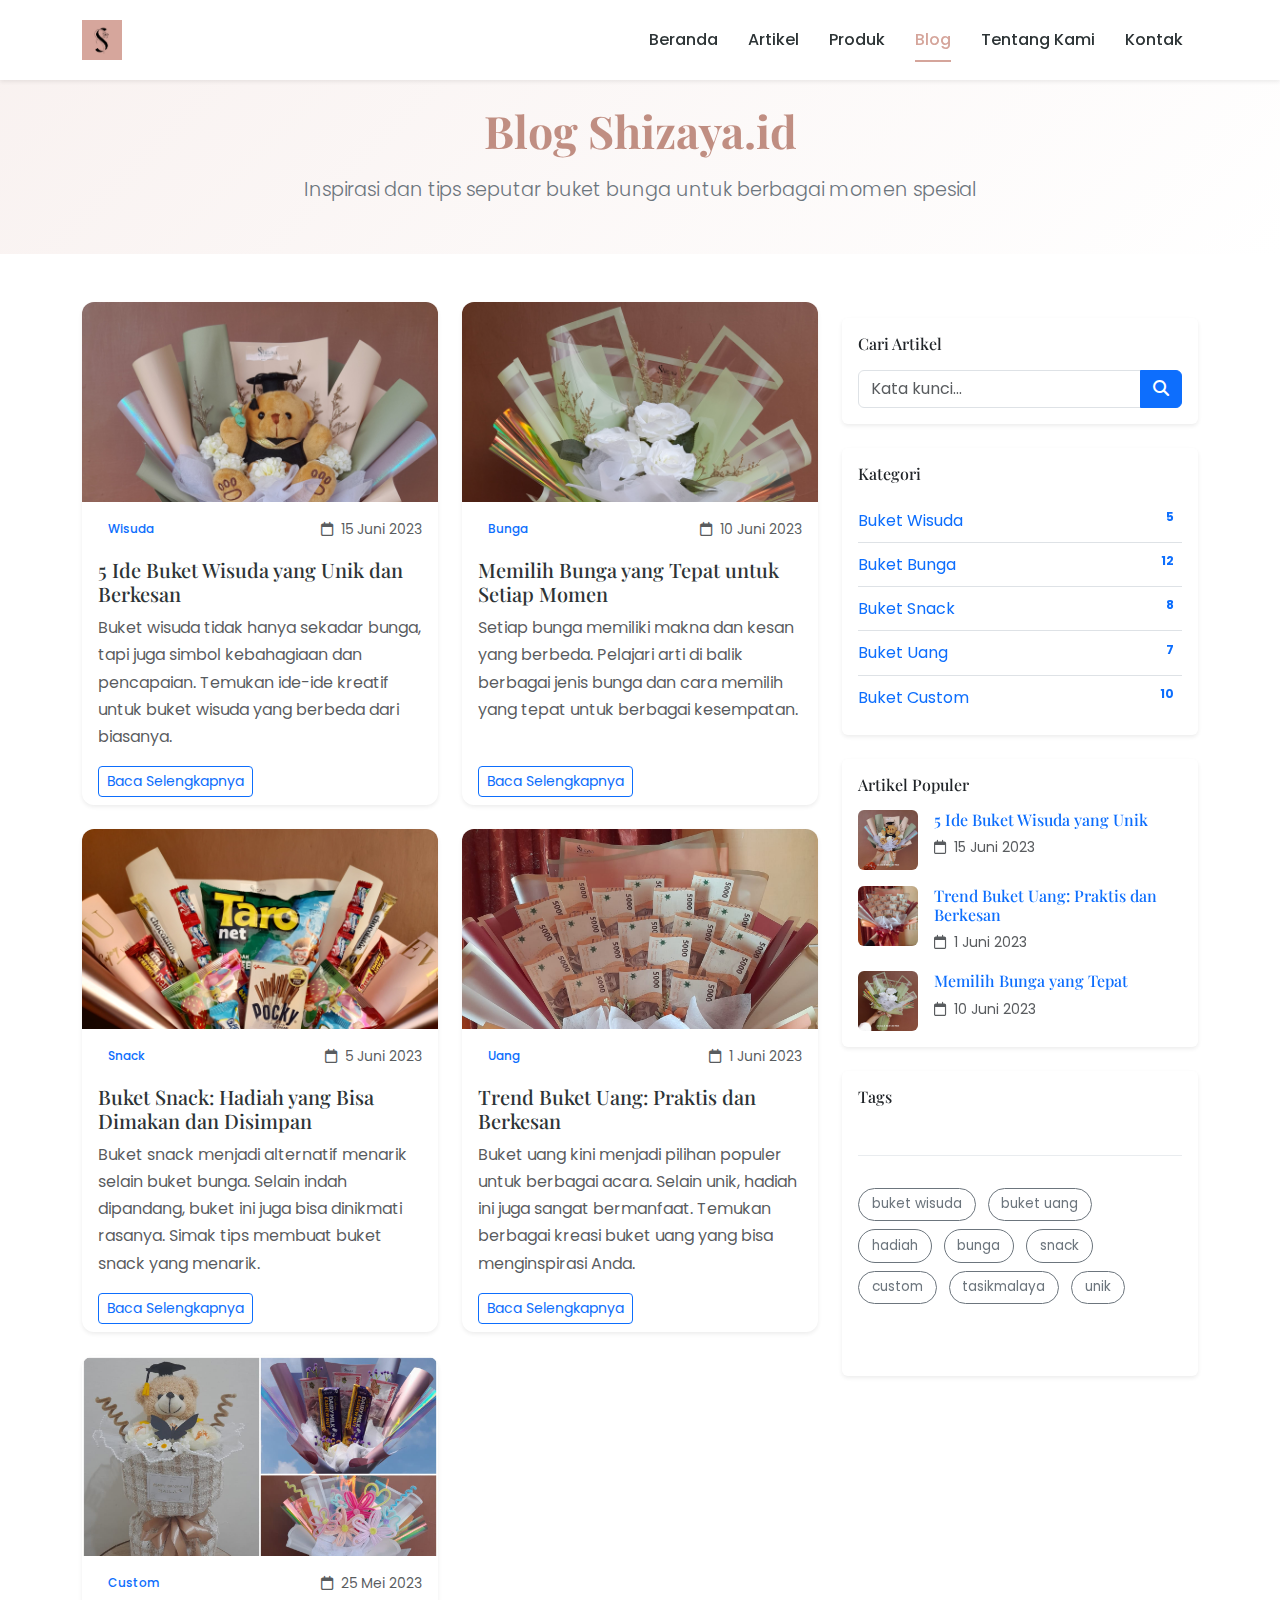
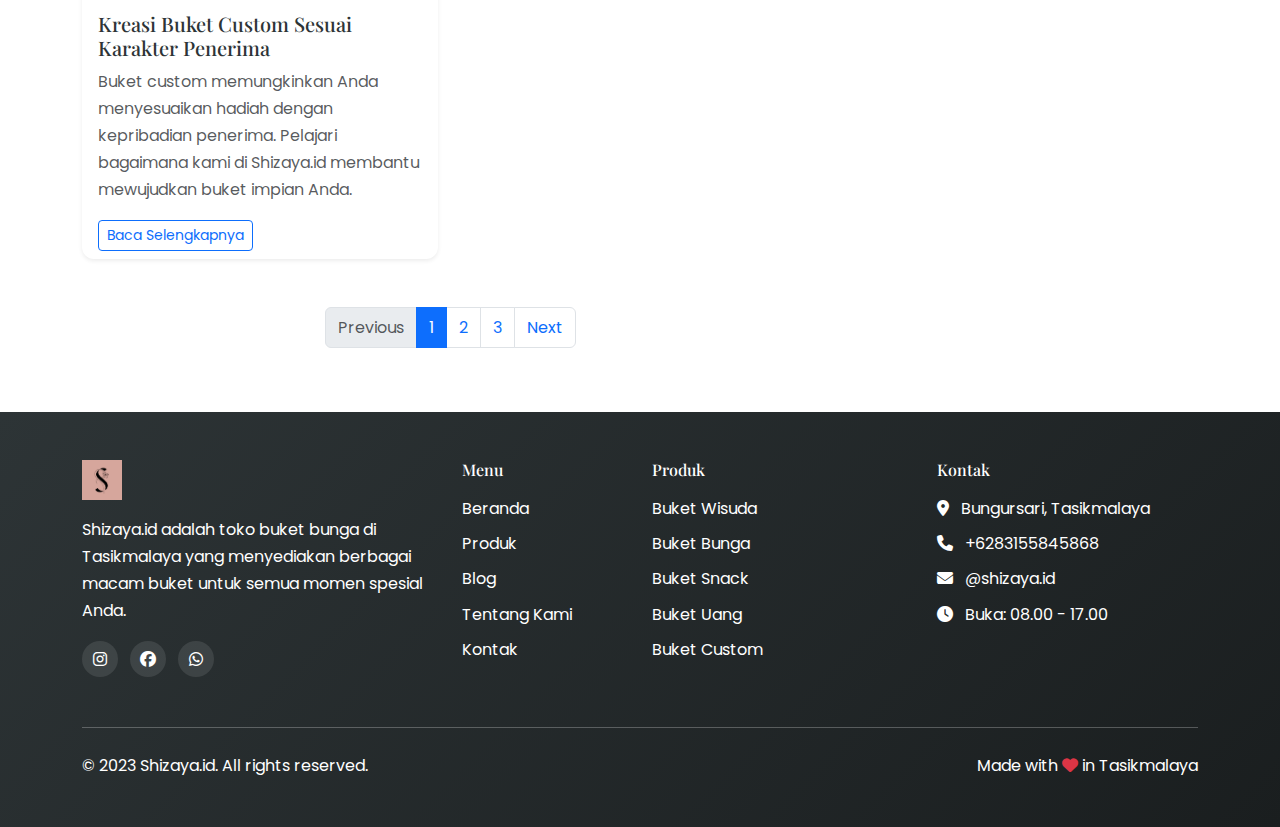
<file: index.html>
<!DOCTYPE html>
<html lang="id">
<head>
    <meta charset="UTF-8">
    <meta name="viewport" content="width=device-width, initial-scale=1.0">
    <title>Blog - Shizaya.id | Toko Buket Bunga Tasikmalaya</title>
    <link href="https://cdn.jsdelivr.net/npm/bootstrap@5.3.0/dist/css/bootstrap.min.css" rel="stylesheet">
    <link rel="stylesheet" href="https://cdnjs.cloudflare.com/ajax/libs/font-awesome/6.4.0/css/all.min.css">
    <link rel="stylesheet" href="css/style.css">
    <link href="https://fonts.googleapis.com/css2?family=Playfair+Display:wght@600;700&family=Poppins:wght@400;500;600&display=swap" rel="stylesheet">
</head>
<body>
    <!-- Navbar -->
    <nav class="navbar navbar-expand-lg navbar-light bg-white shadow-sm fixed-top">
        <div class="container">
            <a class="navbar-brand" href="#">
                <img src="assets/shizaya.jpg" alt="Shizaya.id" height="40">
            </a>
            <button class="navbar-toggler" type="button" data-bs-toggle="collapse" data-bs-target="#navbarNav">
                <span class="navbar-toggler-icon"></span>
            </button>
            <div class="collapse navbar-collapse" id="navbarNav">
                <ul class="navbar-nav ms-auto">
                    <li class="nav-item"><a class="nav-link" href="index.html">Beranda</a></li>
                    <li class="nav-item">
                        <a class="nav-link" href="article.html">Artikel</a>
                    </li>
                    <li class="nav-item">
                        <a class="nav-link" href="produk.html">Produk</a>
                    </li>
                    <li class="nav-item"><a class="nav-link active" href="index.html">Blog</a></li>
                    <li class="nav-item"><a class="nav-link" href="tentang.html">Tentang Kami</a></li>
                    <li class="nav-item"><a class="nav-link" href="kontak.html">Kontak</a></li>
                </ul>
            </div>
        </div>
    </nav>

    <!-- Hero Section -->
    <header class="hero-blog py-5">
        <div class="container text-center">
            <h1 class="display-4 fw-bold">Blog Shizaya.id</h1>
            <p class="lead">Inspirasi dan tips seputar buket bunga untuk berbagai momen spesial</p>
        </div>
    </header>

    <!-- Blog Content -->
    <section class="blog-section py-5">
        <div class="container">
            <div class="row">
                <!-- Main Content -->
                <div class="col-lg-8">
                    <div class="row g-4">
                        <!-- Blog Post 1 -->
                        <div class="col-md-6">
                            <article class="card blog-card h-100 border-0 shadow-sm">
                                <div class="card-img-top overflow-hidden">
                                    <img src="assets/gambar1.jpg" alt="Buket Wisuda" class="img-fluid w-100">
                                </div>
                                <div class="card-body">
                                    <div class="d-flex mb-3">
                                        <span class="badge bg-primary-light text-primary">Wisuda</span>
                                        <small class="text-muted ms-auto"><i class="far fa-calendar me-1"></i> 15 Juni 2023</small>
                                    </div>
                                    <h3 class="h5"><a href="article.html" class="text-decoration-none stretched-link">5 Ide Buket Wisuda yang Unik dan Berkesan</a></h3>
                                    <p class="card-text text-muted">Buket wisuda tidak hanya sekadar bunga, tapi juga simbol kebahagiaan dan pencapaian. Temukan ide-ide kreatif untuk buket wisuda yang berbeda dari biasanya.</p>
                                </div>
                                <div class="card-footer bg-transparent border-0 pt-0">
                                    <a href="article.html" class="btn btn-sm btn-outline-primary">Baca Selengkapnya</a>
                                </div>
                            </article>
                        </div>

                        <!-- Blog Post 2 -->
                        <div class="col-md-6">
                            <article class="card blog-card h-100 border-0 shadow-sm">
                                <div class="card-img-top overflow-hidden">
                                    <img src="assets/gambar2.jpg" alt="Buket Bunga" class="img-fluid w-100">
                                </div>
                                <div class="card-body">
                                    <div class="d-flex mb-3">
                                        <span class="badge bg-primary-light text-primary">Bunga</span>
                                        <small class="text-muted ms-auto"><i class="far fa-calendar me-1"></i> 10 Juni 2023</small>
                                    </div>
                                    <h3 class="h5"><a href="article.html" class="text-decoration-none stretched-link">Memilih Bunga yang Tepat untuk Setiap Momen</a></h3>
                                    <p class="card-text text-muted">Setiap bunga memiliki makna dan kesan yang berbeda. Pelajari arti di balik berbagai jenis bunga dan cara memilih yang tepat untuk berbagai kesempatan.</p>
                                </div>
                                <div class="card-footer bg-transparent border-0 pt-0">
                                    <a href="article.html" class="btn btn-sm btn-outline-primary">Baca Selengkapnya</a>
                                </div>
                            </article>
                        </div>

                        <!-- Blog Post 3 -->
                        <div class="col-md-6">
                            <article class="card blog-card h-100 border-0 shadow-sm">
                                <div class="card-img-top overflow-hidden">
                                    <img src="assets/gambar3.jpg" alt="Buket Snack" class="img-fluid w-100">
                                </div>
                                <div class="card-body">
                                    <div class="d-flex mb-3">
                                        <span class="badge bg-primary-light text-primary">Snack</span>
                                        <small class="text-muted ms-auto"><i class="far fa-calendar me-1"></i> 5 Juni 2023</small>
                                    </div>
                                    <h3 class="h5"><a href="article.html" class="text-decoration-none stretched-link">Buket Snack: Hadiah yang Bisa Dimakan dan Disimpan</a></h3>
                                    <p class="card-text text-muted">Buket snack menjadi alternatif menarik selain buket bunga. Selain indah dipandang, buket ini juga bisa dinikmati rasanya. Simak tips membuat buket snack yang menarik.</p>
                                </div>
                                <div class="card-footer bg-transparent border-0 pt-0">
                                    <a href="article.html" class="btn btn-sm btn-outline-primary">Baca Selengkapnya</a>
                                </div>
                            </article>
                        </div>

                        <!-- Blog Post 4 -->
                        <div class="col-md-6">
                            <article class="card blog-card h-100 border-0 shadow-sm">
                                <div class="card-img-top overflow-hidden">
                                    <img src="assets/gambar4.jpg" alt="Buket Uang" class="img-fluid w-100">
                                </div>
                                <div class="card-body">
                                    <div class="d-flex mb-3">
                                        <span class="badge bg-primary-light text-primary">Uang</span>
                                        <small class="text-muted ms-auto"><i class="far fa-calendar me-1"></i> 1 Juni 2023</small>
                                    </div>
                                    <h3 class="h5"><a href="article.html" class="text-decoration-none stretched-link">Trend Buket Uang: Praktis dan Berkesan</a></h3>
                                    <p class="card-text text-muted">Buket uang kini menjadi pilihan populer untuk berbagai acara. Selain unik, hadiah ini juga sangat bermanfaat. Temukan berbagai kreasi buket uang yang bisa menginspirasi Anda.</p>
                                </div>
                                <div class="card-footer bg-transparent border-0 pt-0">
                                    <a href="article.html" class="btn btn-sm btn-outline-primary">Baca Selengkapnya</a>
                                </div>
                            </article>
                        </div>

                        <!-- Blog Post 5 -->
                        <div class="col-md-6">
                            <article class="card blog-card h-100 border-0 shadow-sm">
                                <div class="card-img-top overflow-hidden">
                                    <img src="assets/gambar5.jpg" alt="Buket Custom" class="img-fluid w-100">
                                </div>
                                <div class="card-body">
                                    <div class="d-flex mb-3">
                                        <span class="badge bg-primary-light text-primary">Custom</span>
                                        <small class="text-muted ms-auto"><i class="far fa-calendar me-1"></i> 25 Mei 2023</small>
                                    </div>
                                    <h3 class="h5"><a href="article.html" class="text-decoration-none stretched-link">Kreasi Buket Custom Sesuai Karakter Penerima</a></h3>
                                    <p class="card-text text-muted">Buket custom memungkinkan Anda menyesuaikan hadiah dengan kepribadian penerima. Pelajari bagaimana kami di Shizaya.id membantu mewujudkan buket impian Anda.</p>
                                </div>
                                <div class="card-footer bg-transparent border-0 pt-0">
                                    <a href="article.html" class="btn btn-sm btn-outline-primary">Baca Selengkapnya</a>
                                </div>
                            </article>
                        </div>
                    </div>

                    <!-- Pagination -->
                    <nav class="mt-5">
                        <ul class="pagination justify-content-center">
                            <li class="page-item disabled"><a class="page-link" href="#">Previous</a></li>
                            <li class="page-item active"><a class="page-link" href="#">1</a></li>
                            <li class="page-item"><a class="page-link" href="#">2</a></li>
                            <li class="page-item"><a class="page-link" href="#">3</a></li>
                            <li class="page-item"><a class="page-link" href="#">Next</a></li>
                        </ul>
                    </nav>
                </div>

                <!-- Sidebar -->
                <div class="col-lg-4">
                    <div class="sidebar sticky-top pt-3">
                        <!-- Search -->
                        <div class="card mb-4 border-0 shadow-sm">
                            <div class="card-body">
                                <h4 class="h6 mb-3">Cari Artikel</h4>
                                <div class="input-group">
                                    <input type="text" class="form-control" placeholder="Kata kunci...">
                                    <button class="btn btn-primary" type="button"><i class="fas fa-search"></i></button>
                                </div>
                            </div>
                        </div>

                        <!-- Categories -->
                        <div class="card mb-4 border-0 shadow-sm">
                            <div class="card-body">
                                <h4 class="h6 mb-3">Kategori</h4>
                                <ul class="list-unstyled mb-0">
                                    <li><a href="#" class="text-decoration-none d-flex py-2 border-bottom">Buket Wisuda <span class="ms-auto badge bg-primary-light text-primary">5</span></a></li>
                                    <li><a href="#" class="text-decoration-none d-flex py-2 border-bottom">Buket Bunga <span class="ms-auto badge bg-primary-light text-primary">12</span></a></li>
                                    <li><a href="#" class="text-decoration-none d-flex py-2 border-bottom">Buket Snack <span class="ms-auto badge bg-primary-light text-primary">8</span></a></li>
                                    <li><a href="#" class="text-decoration-none d-flex py-2 border-bottom">Buket Uang <span class="ms-auto badge bg-primary-light text-primary">7</span></a></li>
                                    <li><a href="#" class="text-decoration-none d-flex py-2">Buket Custom <span class="ms-auto badge bg-primary-light text-primary">10</span></a></li>
                                </ul>
                            </div>
                        </div>

                        <!-- Popular Posts -->
                        <div class="card mb-4 border-0 shadow-sm">
                            <div class="card-body">
                                <h4 class="h6 mb-3">Artikel Populer</h4>
                                <div class="mb-3 d-flex">
                                    <img src="assets/gambar1.jpg" alt="Popular Post" class="rounded me-3" width="60" height="60">
                                    <div>
                                        <h5 class="mb-1 h6"><a href="article.html" class="text-decoration-none stretched-link">5 Ide Buket Wisuda yang Unik</a></h5>
                                        <small class="text-muted"><i class="far fa-calendar me-1"></i> 15 Juni 2023</small>
                                    </div>
                                </div>
                                <div class="mb-3 d-flex">
                                    <img src="assets/gambar4.jpg" alt="Popular Post" class="rounded me-3" width="60" height="60">
                                    <div>
                                        <h5 class="mb-1 h6"><a href="article.html" class="text-decoration-none stretched-link">Trend Buket Uang: Praktis dan Berkesan</a></h5>
                                        <small class="text-muted"><i class="far fa-calendar me-1"></i> 1 Juni 2023</small>
                                    </div>
                                </div>
                                <div class="d-flex">
                                    <img src="assets/gambar2.jpg" alt="Popular Post" class="rounded me-3" width="60" height="60">
                                    <div>
                                        <h5 class="mb-1 h6"><a href="article.html" class="text-decoration-none stretched-link">Memilih Bunga yang Tepat</a></h5>
                                        <small class="text-muted"><i class="far fa-calendar me-1"></i> 10 Juni 2023</small>
                                    </div>
                                </div>
                            </div>
                        </div>

                        <!-- Tags -->
                        <div class="card border-0 shadow-sm">
                            <div class="card-body">
                                <h4 class="h6 mb-3">Tags</h4>
                                <div class="tags">
                                    <a href="#" class="btn btn-sm btn-outline-secondary mb-2">buket wisuda</a>
                                    <a href="#" class="btn btn-sm btn-outline-secondary mb-2">buket uang</a>
                                    <a href="#" class="btn btn-sm btn-outline-secondary mb-2">hadiah</a>
                                    <a href="#" class="btn btn-sm btn-outline-secondary mb-2">bunga</a>
                                    <a href="#" class="btn btn-sm btn-outline-secondary mb-2">snack</a>
                                    <a href="#" class="btn btn-sm btn-outline-secondary mb-2">custom</a>
                                    <a href="#" class="btn btn-sm btn-outline-secondary mb-2">tasikmalaya</a>
                                    <a href="#" class="btn btn-sm btn-outline-secondary mb-2">unik</a>
                                </div>
                            </div>
                        </div>
                    </div>
                </div>
            </div>
        </div>
    </section>

    <!-- Footer -->
    <footer class="bg-dark text-white py-5">
        <div class="container">
            <div class="row">
                <div class="col-lg-4 mb-4">
                    <img src="assets/shizaya.jpg" alt="Shizaya.id" height="40" class="mb-3">
                    <p>Shizaya.id adalah toko buket bunga di Tasikmalaya yang menyediakan berbagai macam buket untuk semua momen spesial Anda.</p>
                    <div class="social-icons">
                        <a href="https://www.instagram.com/shizaya.id?igsh=Znp5eDJqM3Z4cGE4" target="_blank" class="text-white me-2">
                            <i class="fab fa-instagram"></i>
                        </a>
                        <a href="https://www.facebook.com/share/16ZHCB45dj/" target="_blank" class="text-white me-2">
                            <i class="fab fa-facebook"></i>
                        </a>
                        <a href="https://api.whatsapp.com/send/?phone=6283155845868&text&type=phone_number&app_absent=0&wame_ctl=1&fbclid=PAQ0xDSwKhz8pleHRuA2FlbQIxMAABp7yhs6NT_eqs62c1xWAbQPXv3T9qBwvFOLfY5kgvL3iGlEdoMrd3rLQ8Zei-_aem_Ne-ycB7Oiii2rk1ks_Twlw" target="_blank" class="text-white me-2">
                            <i class="fab fa-whatsapp"></i>
                        </a>
                    </div>
                </div>
                <div class="col-lg-2 col-md-6 mb-4">
                    <h5 class="h6 mb-3">Menu</h5>
                    <ul class="list-unstyled">
                        <li class="mb-2"><a href="#" class="text-white text-decoration-none">Beranda</a></li>
                        <li class="mb-2"><a href="#" class="text-white text-decoration-none">Produk</a></li>
                        <li class="mb-2"><a href="#" class="text-white text-decoration-none">Blog</a></li>
                        <li class="mb-2"><a href="#" class="text-white text-decoration-none">Tentang Kami</a></li>
                        <li><a href="#" class="text-white text-decoration-none">Kontak</a></li>
                    </ul>
                </div>
                <div class="col-lg-3 col-md-6 mb-4">
                    <h5 class="h6 mb-3">Produk</h5>
                    <ul class="list-unstyled">
                        <li class="mb-2"><a href="#" class="text-white text-decoration-none">Buket Wisuda</a></li>
                        <li class="mb-2"><a href="#" class="text-white text-decoration-none">Buket Bunga</a></li>
                        <li class="mb-2"><a href="#" class="text-white text-decoration-none">Buket Snack</a></li>
                        <li class="mb-2"><a href="#" class="text-white text-decoration-none">Buket Uang</a></li>
                        <li><a href="#" class="text-white text-decoration-none">Buket Custom</a></li>
                    </ul>
                </div>
                <div class="col-lg-3 mb-4">
                    <h5 class="h6 mb-3">Kontak</h5>
                    <ul class="list-unstyled">
                        <li class="mb-2"><i class="fas fa-map-marker-alt me-2"></i> Bungursari, Tasikmalaya</li>
                        <li class="mb-2"><i class="fas fa-phone me-2"></i> +6283155845868</li>
                        <li class="mb-2"><i class="fas fa-envelope me-2"></i> @shizaya.id</li>
                        <li><i class="fas fa-clock me-2"></i> Buka: 08.00 - 17.00</li>
                    </ul>
                </div>
            </div>
            <hr class="my-4 bg-light">
            <div class="row">
                <div class="col-md-6 text-center text-md-start">
                    <p class="mb-0">&copy; 2023 Shizaya.id. All rights reserved.</p>
                </div>
                <div class="col-md-6 text-center text-md-end">
                    <p class="mb-0">Made with <i class="fas fa-heart text-danger"></i> in Tasikmalaya</p>
                </div>
            </div>
        </div>
    </footer>

    <script src="https://cdn.jsdelivr.net/npm/bootstrap@5.3.0/dist/js/bootstrap.bundle.min.js"></script>
</body>
</html>
</file>
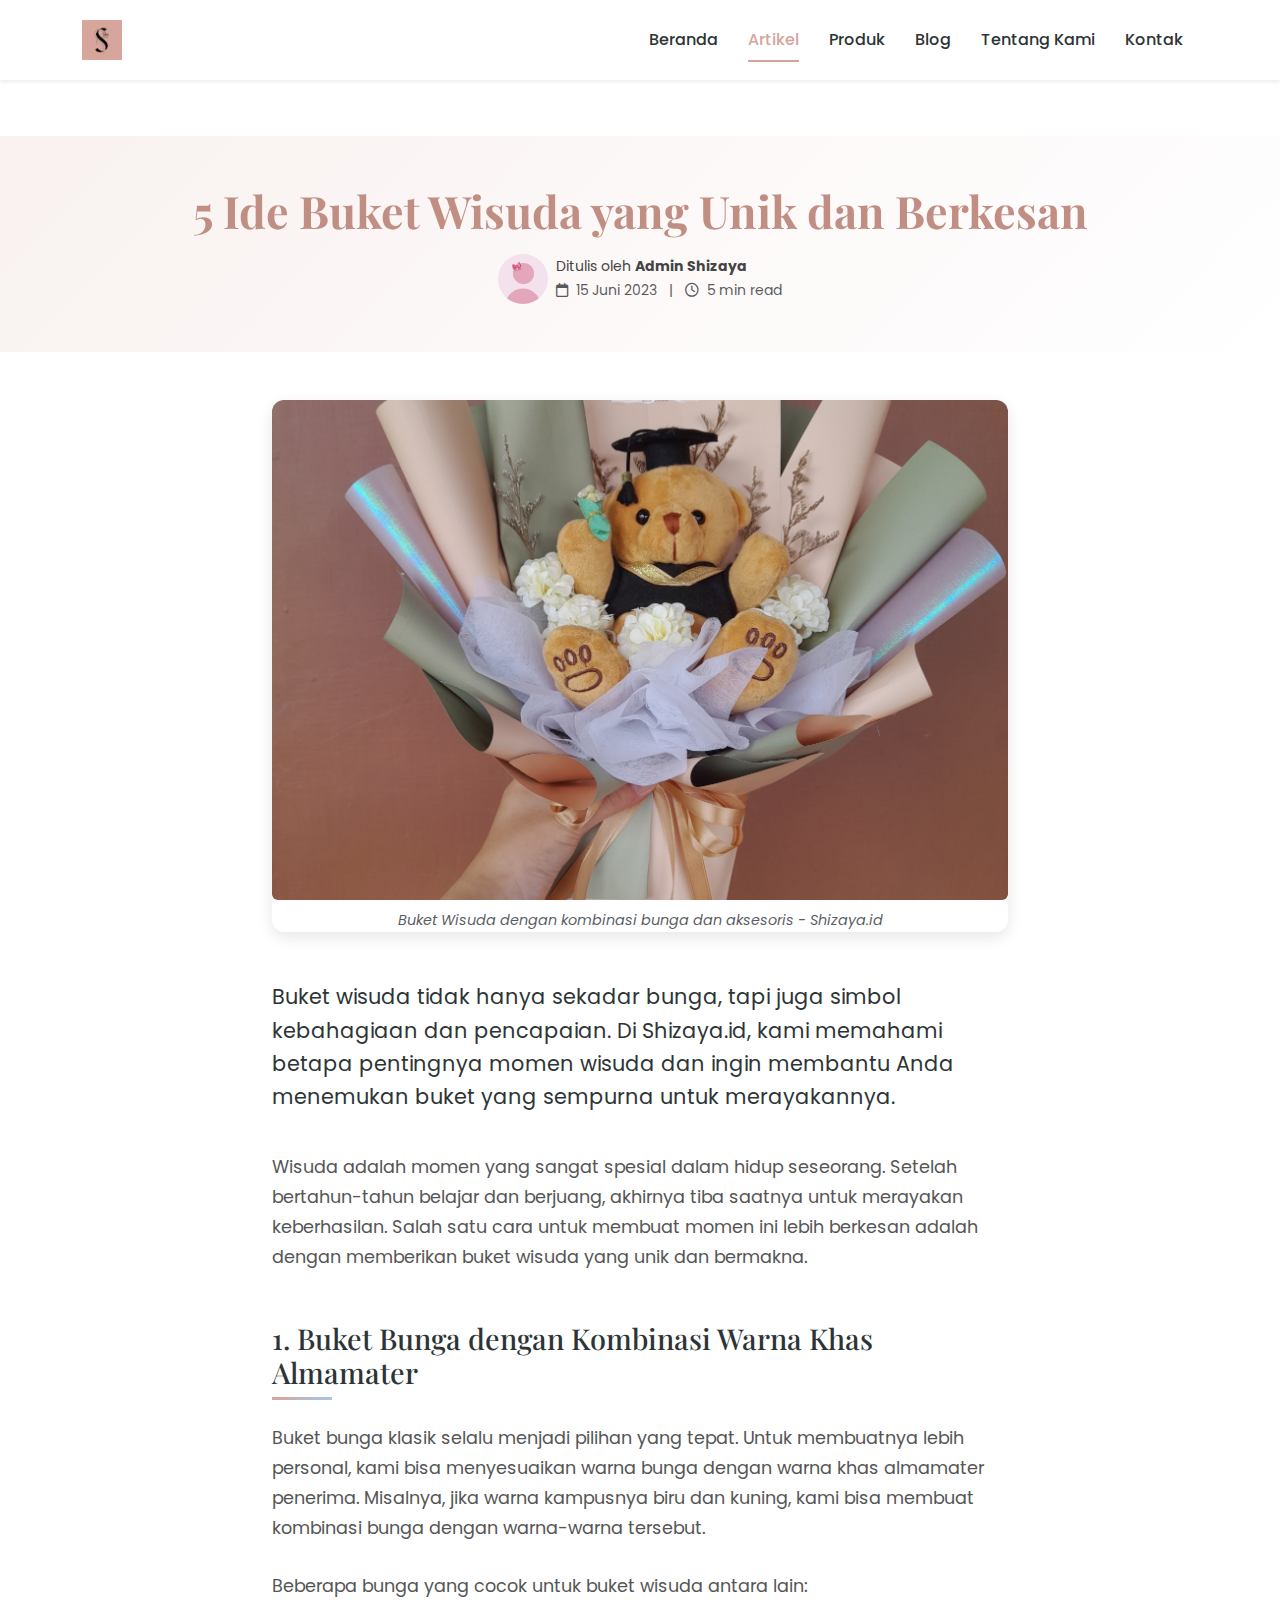
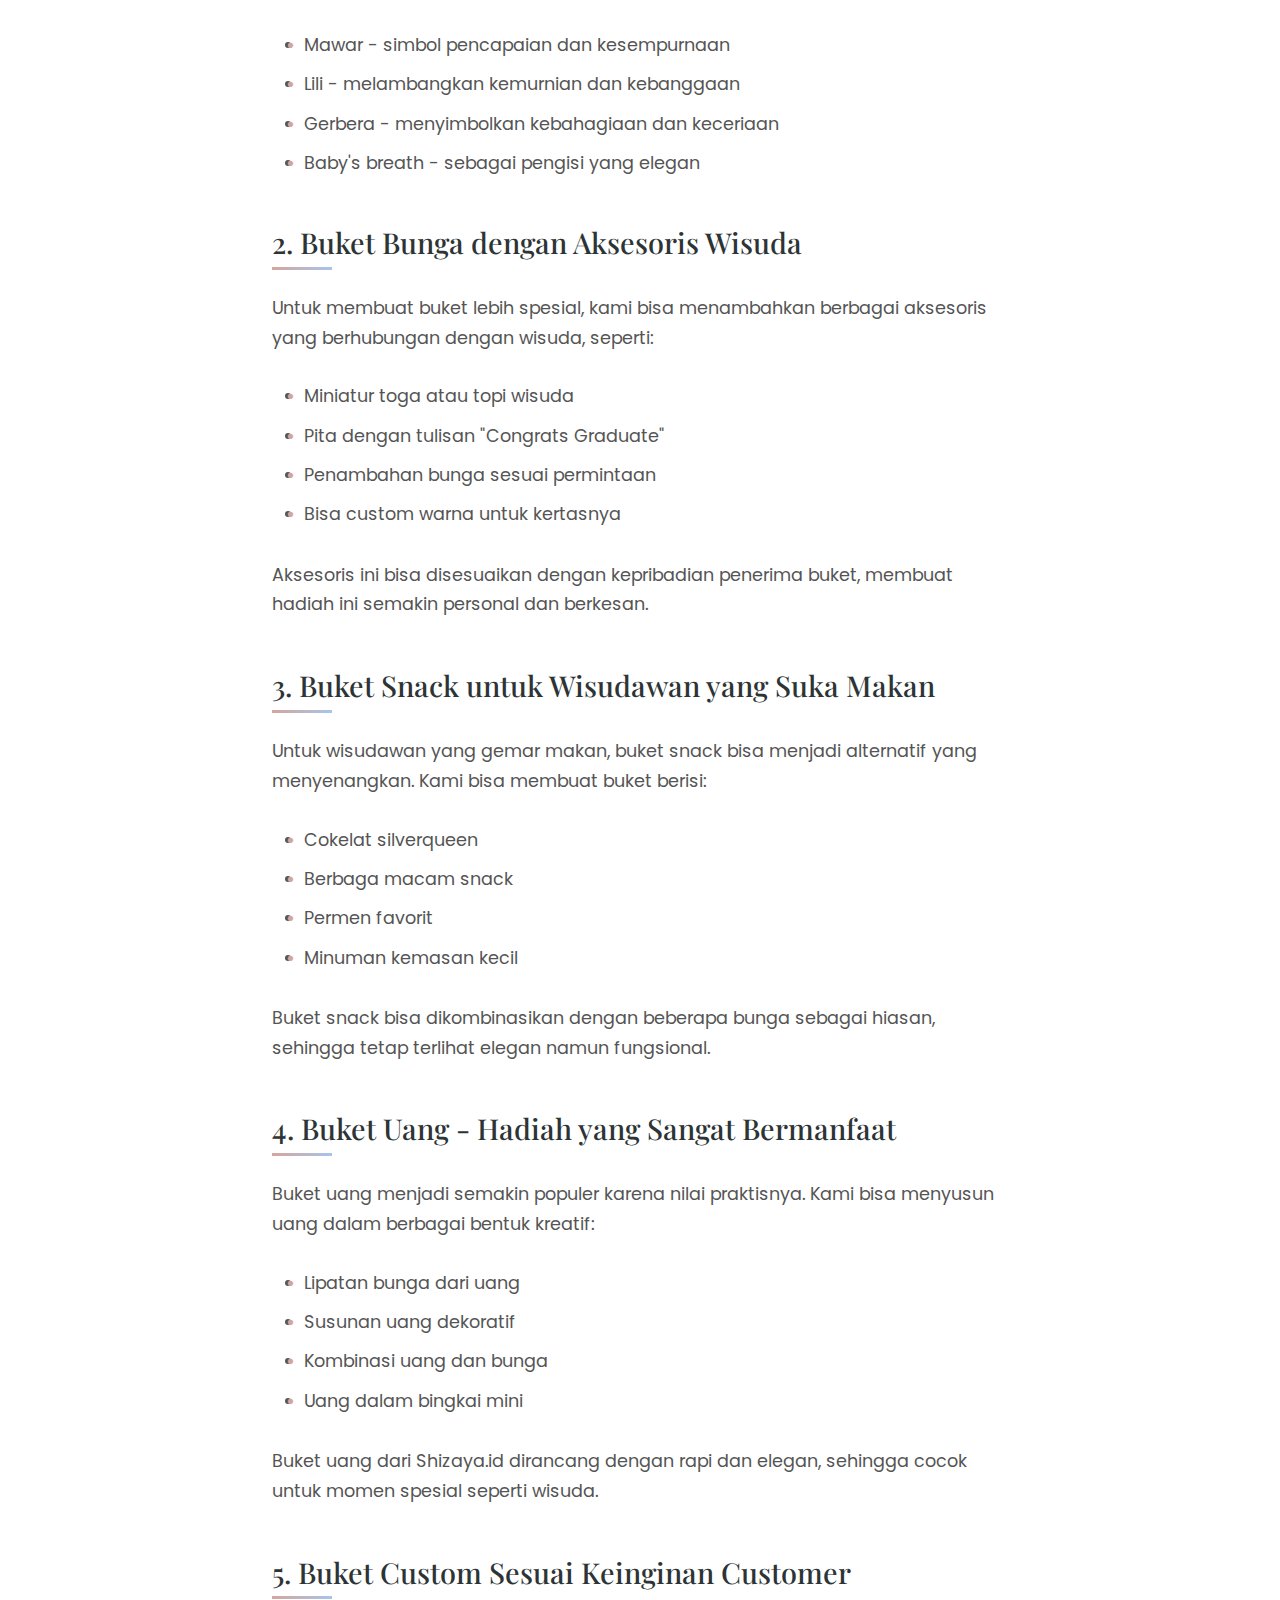
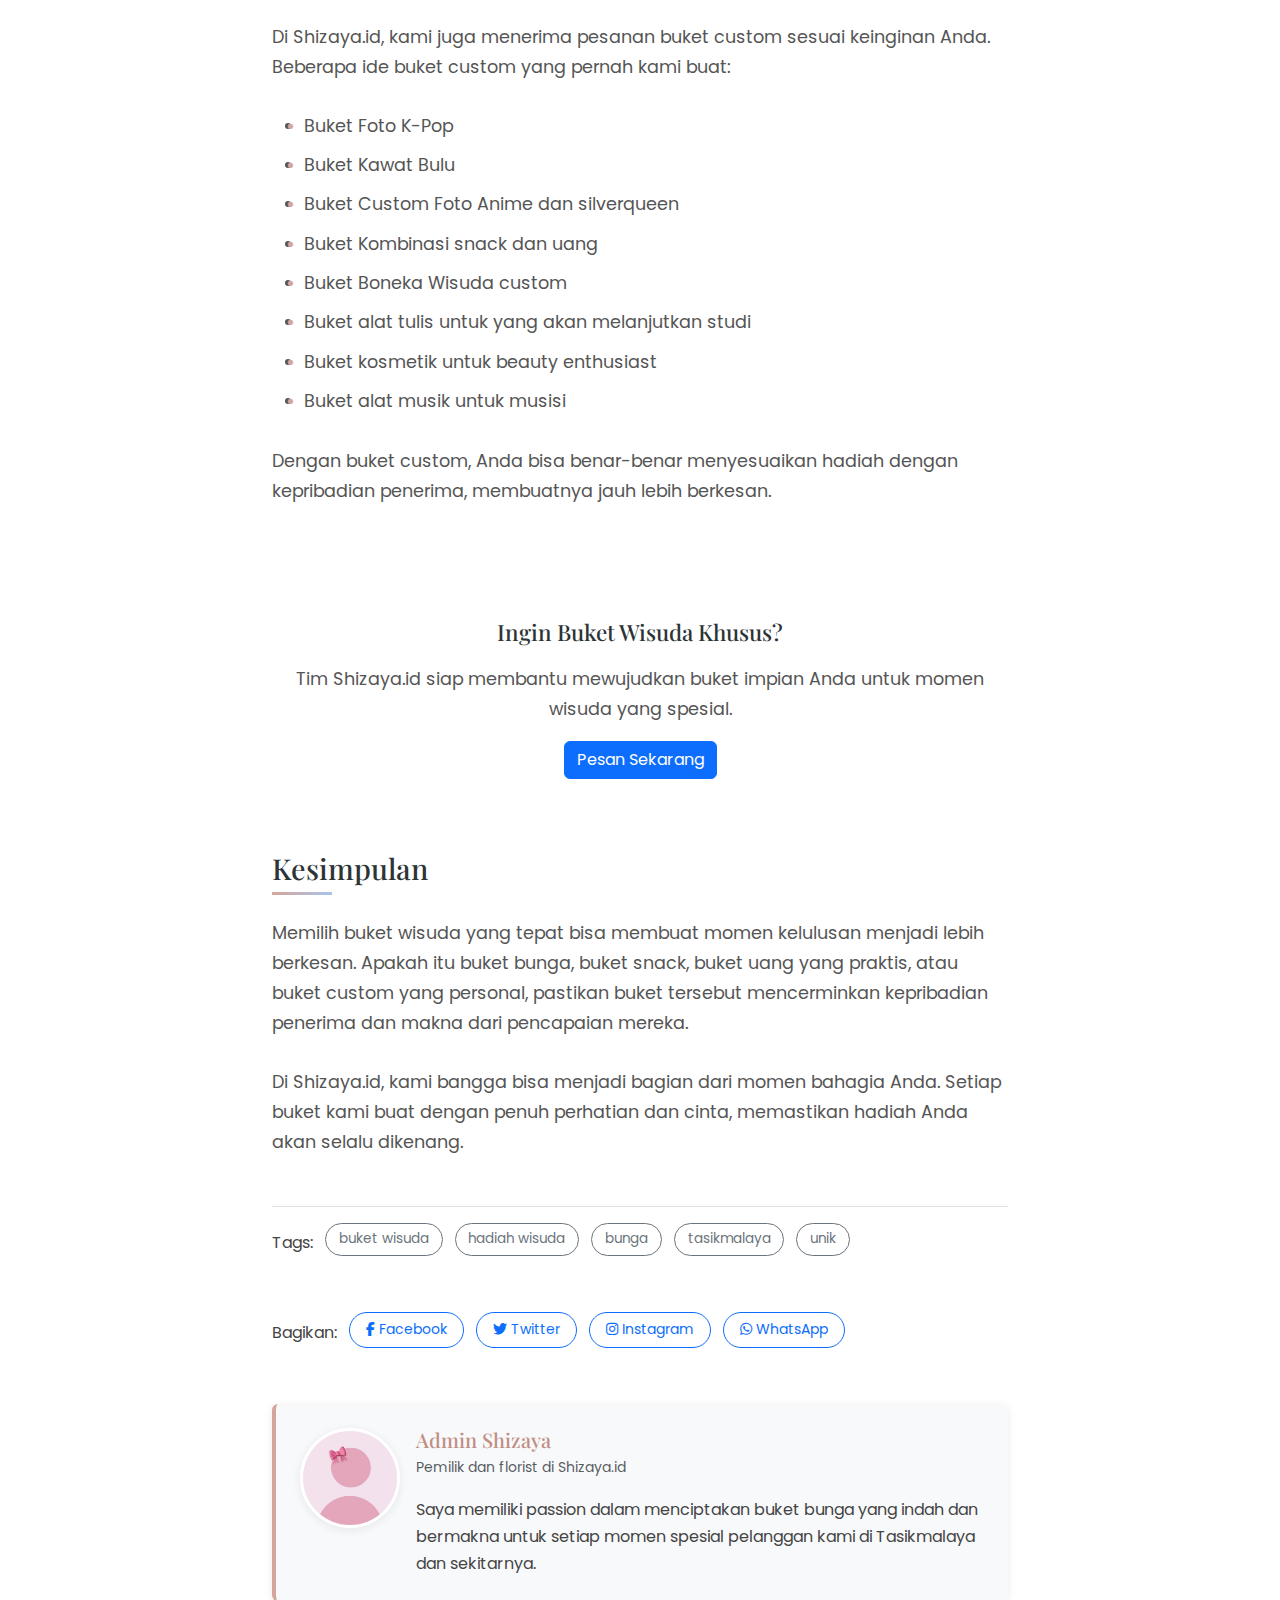
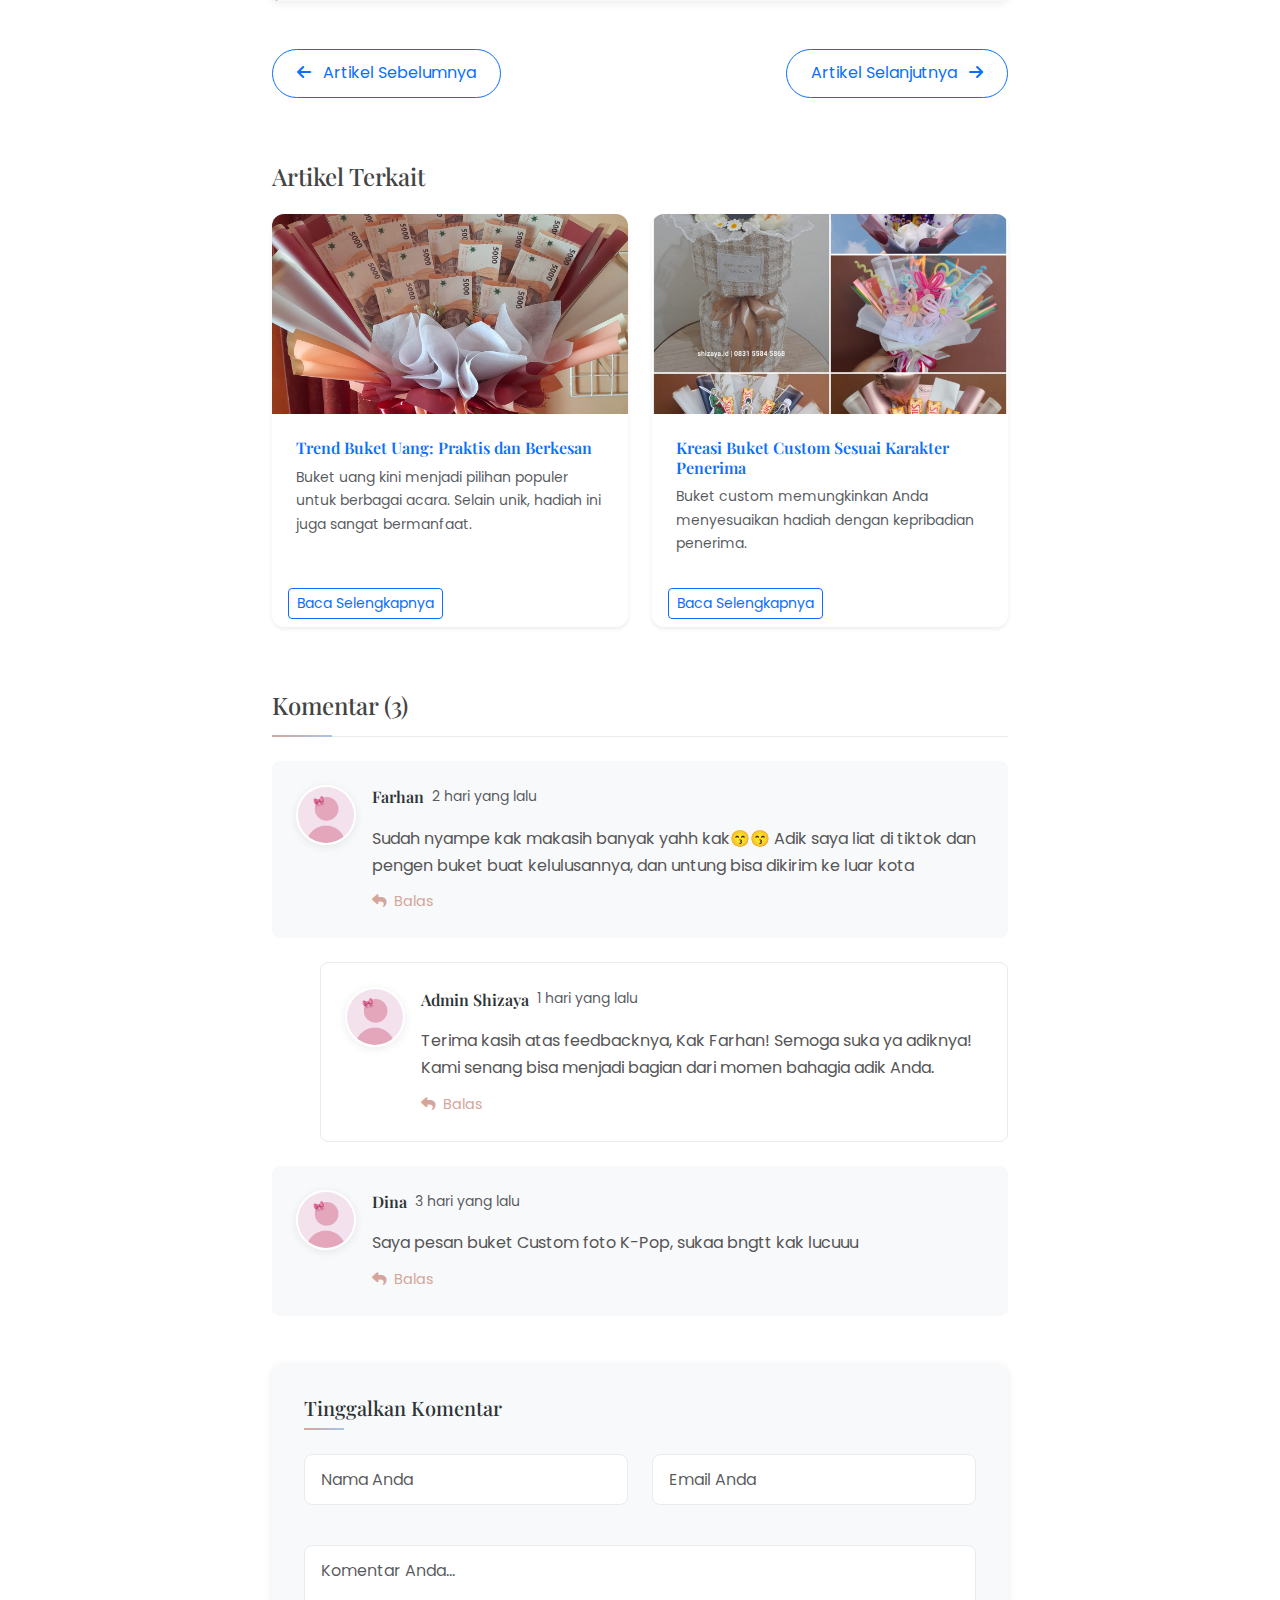
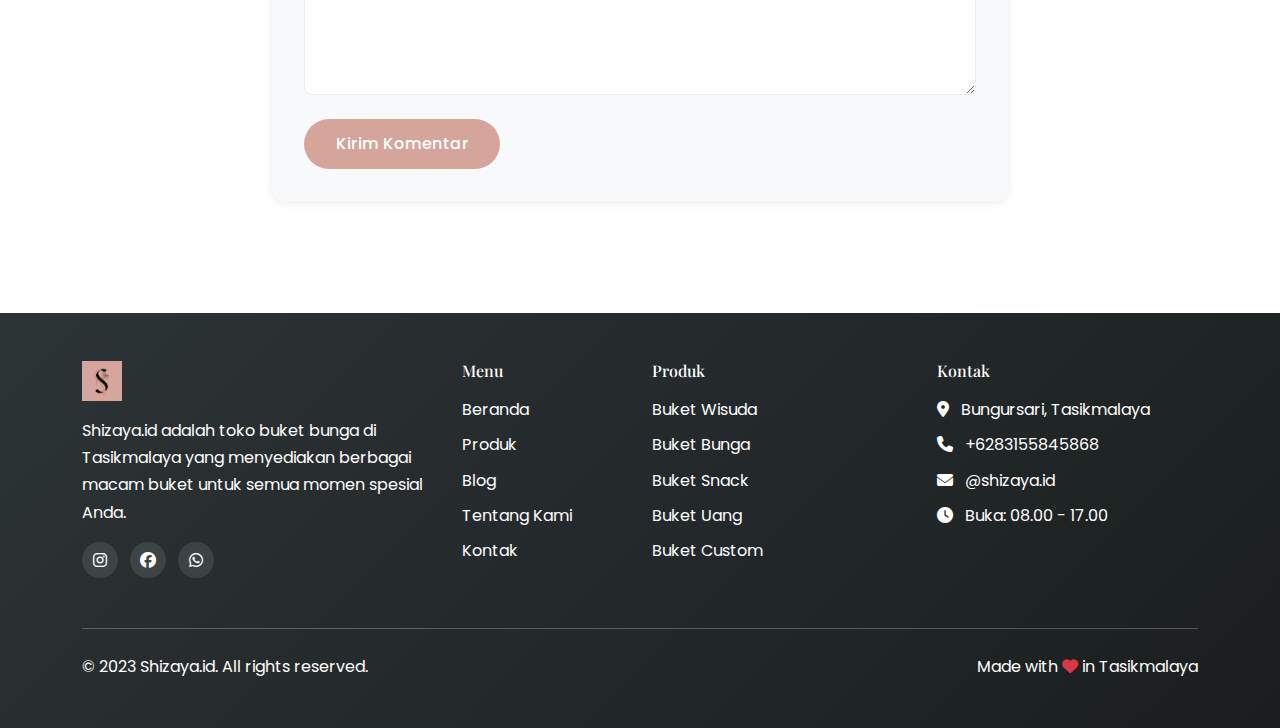
<file: article.html>
<!DOCTYPE html>
<html lang="id">
<head>
    <meta charset="UTF-8">
    <meta name="viewport" content="width=device-width, initial-scale=1.0">
    <title>5 Ide Buket Wisuda yang Unik dan Berkesan - Shizaya.id</title>
    <link href="https://cdn.jsdelivr.net/npm/bootstrap@5.3.0/dist/css/bootstrap.min.css" rel="stylesheet">
    <link rel="stylesheet" href="https://cdnjs.cloudflare.com/ajax/libs/font-awesome/6.4.0/css/all.min.css">
    <script src="js/script.js" defer></script>
    <link rel="stylesheet" href="css/style.css">
    <link href="https://fonts.googleapis.com/css2?family=Playfair+Display:wght@600;700&family=Poppins:wght@400;500;600&display=swap" rel="stylesheet">
</head>
<body>
    <!-- Navbar -->
    <nav class="navbar navbar-expand-lg navbar-light bg-white shadow-sm">
        <div class="container">
            <a class="navbar-brand" href="#">
                <img src="assets/shizaya.jpg" alt="Shizaya.id" height="40">
            </a>
            <button class="navbar-toggler" type="button" data-bs-toggle="collapse" data-bs-target="#navbarNav">
                <span class="navbar-toggler-icon"></span>
            </button>
            <div class="collapse navbar-collapse" id="navbarNav">
                <ul class="navbar-nav ms-auto">
                    <li class="nav-item">
                        <a class="nav-link" href="index.html">Beranda</a></li>
                    <li class="nav-item"><a class="nav-link active" href="#">Artikel</a></li>
                    <li class="nav-item">
                        <a class="nav-link" href="produk.html">Produk</a>
                    </li>
                    <li class="nav-item">
                        <a class="nav-link" href="index.html">Blog</a></li>
                    <li class="nav-item"><a class="nav-link" href="tentang.html">Tentang Kami</a></li>
                    <li class="nav-item"><a class="nav-link" href="kontak.html">Kontak</a></li>
                </ul>
            </div>
        </div>
    </nav>

    <!-- Hero Article -->
    <header class="hero-article py-5">
        <div class="container">
            <div class="row justify-content-center">
                <div class="col-lg-10 text-center">
                    <h1 class="display-5 fw-bold mb-3">5 Ide Buket Wisuda yang Unik dan Berkesan</h1>
                    <div class="d-flex justify-content-center align-items-center">
                        <img src="assets/profile.jpg" alt="Author" class="rounded-circle me-2" width="50">
                        <div class="text-start">
                            <p class="mb-0 small">Ditulis oleh <strong>Admin Shizaya</strong></p>
                            <p class="mb-0 small text-muted"><i class="far fa-calendar me-1"></i> 15 Juni 2023 <span class="mx-2">|</span> <i class="far fa-clock me-1"></i> 5 min read</p>
                        </div>
                    </div>
                </div>
            </div>
        </div>
    </header>

    <!-- Article Content -->
    <section class="article-content py-5">
        <div class="container">
            <div class="row justify-content-center">
                <div class="col-lg-8">
                    <!-- Featured Image -->
                    <div class="featured-image mb-5">
                        <img src="assets/gambar1.jpg" alt="Buket Wisuda" class="img-fluid rounded w-100">
                        <div class="image-caption text-center mt-2 text-muted small">Buket Wisuda dengan kombinasi bunga dan aksesoris - Shizaya.id</div>
                    </div>

                    <!-- Article Body -->
                    <article class="article-body">
                        <p class="lead">Buket wisuda tidak hanya sekadar bunga, tapi juga simbol kebahagiaan dan pencapaian. Di Shizaya.id, kami memahami betapa pentingnya momen wisuda dan ingin membantu Anda menemukan buket yang sempurna untuk merayakannya.</p>
                        
                        <p>Wisuda adalah momen yang sangat spesial dalam hidup seseorang. Setelah bertahun-tahun belajar dan berjuang, akhirnya tiba saatnya untuk merayakan keberhasilan. Salah satu cara untuk membuat momen ini lebih berkesan adalah dengan memberikan buket wisuda yang unik dan bermakna.</p>
                        
                        <h2 class="h4 mt-5">1. Buket Bunga dengan Kombinasi Warna Khas Almamater</h2>
                        <p>Buket bunga klasik selalu menjadi pilihan yang tepat. Untuk membuatnya lebih personal, kami bisa menyesuaikan warna bunga dengan warna khas almamater penerima. Misalnya, jika warna kampusnya biru dan kuning, kami bisa membuat kombinasi bunga dengan warna-warna tersebut.</p>
                        <p>Beberapa bunga yang cocok untuk buket wisuda antara lain:</p>
                        <ul>
                            <li>Mawar - simbol pencapaian dan kesempurnaan</li>
                            <li>Lili - melambangkan kemurnian dan kebanggaan</li>
                            <li>Gerbera - menyimbolkan kebahagiaan dan keceriaan</li>
                            <li>Baby's breath - sebagai pengisi yang elegan</li>
                        </ul>
                
                        
                        <h2 class="h4 mt-5">2. Buket Bunga dengan Aksesoris Wisuda</h2>
                        <p>Untuk membuat buket lebih spesial, kami bisa menambahkan berbagai aksesoris yang berhubungan dengan wisuda, seperti:</p>
                        <ul>
                            <li>Miniatur toga atau topi wisuda</li>
                            <li>Pita dengan tulisan "Congrats Graduate"</li>
                            <li>Penambahan bunga sesuai permintaan</li>
                            <li>Bisa custom warna untuk kertasnya</li>
                        </ul>
                        <p>Aksesoris ini bisa disesuaikan dengan kepribadian penerima buket, membuat hadiah ini semakin personal dan berkesan.</p>
                        
                        <h2 class="h4 mt-5">3. Buket Snack untuk Wisudawan yang Suka Makan</h2>
                        <p>Untuk wisudawan yang gemar makan, buket snack bisa menjadi alternatif yang menyenangkan. Kami bisa membuat buket berisi:</p>
                        <ul>
                            <li>Cokelat silverqueen</li>
                            <li>Berbaga macam snack</li>
                            <li>Permen favorit</li>
                            <li>Minuman kemasan kecil</li>
                        </ul>
                        <p>Buket snack bisa dikombinasikan dengan beberapa bunga sebagai hiasan, sehingga tetap terlihat elegan namun fungsional.</p>
                        
                        <h2 class="h4 mt-5">4. Buket Uang - Hadiah yang Sangat Bermanfaat</h2>
                        <p>Buket uang menjadi semakin populer karena nilai praktisnya. Kami bisa menyusun uang dalam berbagai bentuk kreatif:</p>
                        <ul>
                            <li>Lipatan bunga dari uang</li>
                            <li>Susunan uang dekoratif</li>
                            <li>Kombinasi uang dan bunga</li>
                            <li>Uang dalam bingkai mini</li>
                        </ul>
                        <p>Buket uang dari Shizaya.id dirancang dengan rapi dan elegan, sehingga cocok untuk momen spesial seperti wisuda.</p>
                        
                        <h2 class="h4 mt-5">5. Buket Custom Sesuai Keinginan Customer</h2>
                        <p>Di Shizaya.id, kami juga menerima pesanan buket custom sesuai keinginan Anda. Beberapa ide buket custom yang pernah kami buat:</p>
                        <ul>
                            <li>Buket Foto K-Pop</li>
                            <li>Buket Kawat Bulu</li>
                            <li>Buket Custom Foto Anime dan silverqueen</li>
                            <li>Buket Kombinasi snack dan uang</li>
                            <li>Buket Boneka Wisuda custom</li>
                            <li>Buket alat tulis untuk yang akan melanjutkan studi</li>
                            <li>Buket kosmetik untuk beauty enthusiast</li>
                            <li>Buket alat musik untuk musisi</li>
                        </ul>
                        <p>Dengan buket custom, Anda bisa benar-benar menyesuaikan hadiah dengan  kepribadian penerima, membuatnya jauh lebih berkesan.</p>
                        
                        <div class="my-5 p-4 bg-primary-light rounded text-center">
                            <h3 class="h4">Ingin Buket Wisuda Khusus?</h3>
                            <p class="mb-3">Tim Shizaya.id siap membantu mewujudkan buket impian Anda untuk momen wisuda yang spesial.</p>
                            <a href="https://api.whatsapp.com/send/?phone=6283155845868&text&type=phone_number&app_absent=0&wame_ctl=1&fbclid=PAQ0xDSwKhz8pleHRuA2FlbQIxMAABp7yhs6NT_eqs62c1xWAbQPXv3T9qBwvFOLfY5kgvL3iGlEdoMrd3rLQ8Zei-_aem_Ne-ycB7Oiii2rk1ks_Twlw" 
                            target="_blank" class="btn btn-primary">
                            Pesan Sekarang
                            </a>
                        </div>

                        
                        <h2 class="h4 mt-5">Kesimpulan</h2>
                        <p>Memilih buket wisuda yang tepat bisa membuat momen kelulusan menjadi lebih berkesan. Apakah itu buket bunga, buket snack, buket uang yang praktis, atau buket custom yang personal, pastikan buket tersebut mencerminkan kepribadian penerima dan makna dari pencapaian mereka.</p>
                        <p>Di Shizaya.id, kami bangga bisa menjadi bagian dari momen bahagia Anda. Setiap buket kami buat dengan penuh perhatian dan cinta, memastikan hadiah Anda akan selalu dikenang.</p>
                    </article>

                    <!-- Tags -->
                    <div class="tags my-5 pt-3 border-top">
                        <span class="me-2">Tags:</span>
                        <a href="#" class="btn btn-sm btn-outline-secondary mb-2">buket wisuda</a>
                        <a href="#" class="btn btn-sm btn-outline-secondary mb-2">hadiah wisuda</a>
                        <a href="#" class="btn btn-sm btn-outline-secondary mb-2">bunga</a>
                        <a href="#" class="btn btn-sm btn-outline-secondary mb-2">tasikmalaya</a>
                        <a href="#" class="btn btn-sm btn-outline-secondary mb-2">unik</a>
                    </div>

                    <!-- Share Buttons -->
                    <div class="share-buttons mb-5">
                        <span class="me-2">Bagikan:</span>
                        <a href="#" class="btn btn-sm btn-outline-primary me-2"><i class="fab fa-facebook-f"></i> Facebook</a>
                        <a href="#" class="btn btn-sm btn-outline-primary me-2"><i class="fab fa-twitter"></i> Twitter</a>
                        <a href="#" class="btn btn-sm btn-outline-primary me-2"><i class="fab fa-instagram"></i> Instagram</a>
                        <a href="#" class="btn btn-sm btn-outline-primary"><i class="fab fa-whatsapp"></i> WhatsApp</a>
                    </div>

                    <!-- Author Box -->
                    <div class="author-box p-4 bg-light rounded mb-5">
                        <div class="d-flex">
                            <img src="assets/profile.jpg" alt="Admin Shizaya" class="rounded-circle me-3" width="100">
                            <div>
                                <h4 class="h5 mb-1">Admin Shizaya</h4>
                                <p class="small text-muted">Pemilik dan florist di Shizaya.id</p>
                                <p class="mb-0">Saya memiliki passion dalam menciptakan buket bunga yang indah dan bermakna untuk setiap momen spesial pelanggan kami di Tasikmalaya dan sekitarnya.</p>
                            </div>
                        </div>
                    </div>

                    <!-- Navigation Between Posts -->
                    <div class="post-navigation d-flex justify-content-between mb-5">
                        <a href="#" class="btn btn-outline-primary"><i class="fas fa-arrow-left me-2"></i> Artikel Sebelumnya</a>
                        <a href="#" class="btn btn-outline-primary">Artikel Selanjutnya <i class="fas fa-arrow-right ms-2"></i></a>
                    </div>

                    <!-- Related Posts -->
                    <div class="related-posts mb-5">
                        <h3 class="h4 mb-4">Artikel Terkait</h3>
                        <div class="row g-4">
                            <div class="col-md-6">
                                <div class="card border-0 shadow-sm h-100">
                                    <img src="assets/gambar4.jpg" class="card-img-top" alt="Related Post">
                                    <div class="card-body">
                                        <h5 class="card-title h6"><a href="#" class="text-decoration-none">Trend Buket Uang: Praktis dan Berkesan</a></h5>
                                        <p class="card-text small text-muted">Buket uang kini menjadi pilihan populer untuk berbagai acara. Selain unik, hadiah ini juga sangat bermanfaat.</p>
                                    </div>
                                    <div class="card-footer bg-transparent border-0">
                                        <a href="#" class="btn btn-sm btn-outline-primary">Baca Selengkapnya</a>
                                    </div>
                                </div>
                            </div>
                            <div class="col-md-6">
                                <div class="card border-0 shadow-sm h-100">
                                    <img src="assets/gambar5.jpg" class="card-img-top" alt="Related Post">
                                    <div class="card-body">
                                        <h5 class="card-title h6"><a href="#" class="text-decoration-none">Kreasi Buket Custom Sesuai Karakter Penerima</a></h5>
                                        <p class="card-text small text-muted">Buket custom memungkinkan Anda menyesuaikan hadiah dengan kepribadian penerima.</p>
                                    </div>
                                    <div class="card-footer bg-transparent border-0">
                                        <a href="#" class="btn btn-sm btn-outline-primary">Baca Selengkapnya</a>
                                    </div>
                                </div>
                            </div>
                        </div>
                    </div>

                    <!-- Comments Section -->
                    <div class="comments-section">
                        <h3 class="h4 mb-4">Komentar (3)</h3>
                        
                        <!-- Comment List -->
                        <div class="comment-list mb-5">
                            <!-- Comment 1 -->
                            <div class="comment mb-4">
                                <div class="d-flex">
                                    <img src="assets/profile.jpg" alt="User" class="rounded-circle me-3" width="60">
                                    <div>
                                        <div class="d-flex align-items-center mb-1">
                                            <h5 class="h6 mb-0 me-2">Farhan</h5>
                                            <small class="text-muted">2 hari yang lalu</small>
                                        </div>
                                        <p class="mb-2">Sudah nyampe kak makasih banyak yahh kak😙😙 Adik saya liat di tiktok dan pengen buket buat kelulusannya, dan untung bisa dikirim ke luar kota</p>
                                        <a href="#" class="small text-decoration-none reply-link"><i class="fas fa-reply me-1"></i> Balas</a>
                                    </div>
                                </div>
                            </div>
                            
                            <!-- Comment 2 (Reply) -->
                            <div class="comment reply ms-5 ps-4 mb-4">
                                <div class="d-flex">
                                    <img src="assets/profile.jpg" alt="User" class="rounded-circle me-3" width="60">
                                    <div>
                                        <div class="d-flex align-items-center mb-1">
                                            <h5 class="h6 mb-0 me-2">Admin Shizaya</h5>
                                            <small class="text-muted">1 hari yang lalu</small>
                                        </div>
                                        <p class="mb-2">Terima kasih atas feedbacknya, Kak Farhan! Semoga suka ya adiknya! Kami senang bisa menjadi bagian dari momen bahagia adik Anda.</p>
                                        <a href="#" class="small text-decoration-none reply-link"><i class="fas fa-reply me-1"></i> Balas</a>
                                    </div>
                                </div>
                            </div>
                            
                            <!-- Comment 3 -->
                            <div class="comment">
                                <div class="d-flex">
                                    <img src="assets/profile.jpg" alt="User" class="rounded-circle me-3" width="60">
                                    <div>
                                        <div class="d-flex align-items-center mb-1">
                                            <h5 class="h6 mb-0 me-2">Dina</h5>
                                            <small class="text-muted">3 hari yang lalu</small>
                                        </div>
                                        <p class="mb-2">Saya pesan buket Custom foto K-Pop, sukaa bngtt kak lucuuu</p>
                                        <a href="#" class="small text-decoration-none reply-link"><i class="fas fa-reply me-1"></i> Balas</a>
                                    </div>
                                </div>
                            </div>
                        </div>

                        <!-- Comment Form -->
                        <div class="comment-form">
                            <h4 class="h5 mb-4">Tinggalkan Komentar</h4>
                            <form>
                                <div class="row">
                                    <div class="col-md-6 mb-3">
                                        <input type="text" class="form-control" placeholder="Nama Anda" required>
                                    </div>
                                    <div class="col-md-6 mb-3">
                                        <input type="email" class="form-control" placeholder="Email Anda" required>
                                    </div>
                                </div>
                                <div class="mb-3">
                                    <textarea class="form-control" rows="5" placeholder="Komentar Anda..." required></textarea>
                                </div>
                                <button type="submit" class="btn btn-submit">Kirim Komentar</button>
                            </form>
                        </div>
                    </div>
                </div>
            </div>
        </div>
    </section>

    <!-- Footer -->
    <footer class="bg-dark text-white py-5">
        <div class="container">
            <div class="row">
                <div class="col-lg-4 mb-4">
                    <img src="assets/shizaya.jpg" alt="Shizaya.id" height="40" class="mb-3">
                    <p>Shizaya.id adalah toko buket bunga di Tasikmalaya yang menyediakan berbagai macam buket untuk semua momen spesial Anda.</p>
                    <div class="social-icons">
                        <a href="https://www.instagram.com/shizaya.id?igsh=Znp5eDJqM3Z4cGE4" target="_blank" class="text-white me-2">
                            <i class="fab fa-instagram"></i>
                        </a>
                        <a href="https://www.facebook.com/share/16ZHCB45dj/" target="_blank" class="text-white me-2">
                            <i class="fab fa-facebook"></i>
                        </a>
                        <a href="https://api.whatsapp.com/send/?phone=6283155845868&text&type=phone_number&app_absent=0&wame_ctl=1&fbclid=PAQ0xDSwKhz8pleHRuA2FlbQIxMAABp7yhs6NT_eqs62c1xWAbQPXv3T9qBwvFOLfY5kgvL3iGlEdoMrd3rLQ8Zei-_aem_Ne-ycB7Oiii2rk1ks_Twlw" target="_blank" class="text-white me-2">
                            <i class="fab fa-whatsapp"></i>
                        </a>
                    </div>
                </div>
                <div class="col-lg-2 col-md-6 mb-4">
                    <h5 class="h6 mb-3">Menu</h5>
                    <ul class="list-unstyled">
                        <li class="mb-2"><a href="#" class="text-white text-decoration-none">Beranda</a></li>
                        <li class="mb-2"><a href="#" class="text-white text-decoration-none">Produk</a></li>
                        <li class="mb-2"><a href="#" class="text-white text-decoration-none">Blog</a></li>
                        <li class="mb-2"><a href="#" class="text-white text-decoration-none">Tentang Kami</a></li>
                        <li><a href="#" class="text-white text-decoration-none">Kontak</a></li>
                    </ul>
                </div>
                <div class="col-lg-3 col-md-6 mb-4">
                    <h5 class="h6 mb-3">Produk</h5>
                    <ul class="list-unstyled">
                        <li class="mb-2"><a href="#" class="text-white text-decoration-none">Buket Wisuda</a></li>
                        <li class="mb-2"><a href="#" class="text-white text-decoration-none">Buket Bunga</a></li>
                        <li class="mb-2"><a href="#" class="text-white text-decoration-none">Buket Snack</a></li>
                        <li class="mb-2"><a href="#" class="text-white text-decoration-none">Buket Uang</a></li>
                        <li><a href="#" class="text-white text-decoration-none">Buket Custom</a></li>
                    </ul>
                </div>
                <div class="col-lg-3 mb-4">
                    <h5 class="h6 mb-3">Kontak</h5>
                    <ul class="list-unstyled">
                        <li class="mb-2"><i class="fas fa-map-marker-alt me-2"></i> Bungursari, Tasikmalaya</li>
                        <li class="mb-2"><i class="fas fa-phone me-2"></i> +6283155845868</li>
                        <li class="mb-2"><i class="fas fa-envelope me-2"></i> @shizaya.id</li>
                        <li><i class="fas fa-clock me-2"></i> Buka: 08.00 - 17.00</li>
                    </ul>
                </div>
            </div>
            <hr class="my-4 bg-light">
            <div class="row">
                <div class="col-md-6 text-center text-md-start">
                    <p class="mb-0">&copy; 2023 Shizaya.id. All rights reserved.</p>
                </div>
                <div class="col-md-6 text-center text-md-end">
                    <p class="mb-0">Made with <i class="fas fa-heart text-danger"></i> in Tasikmalaya</p>
                </div>
            </div>
        </div>
    </footer>

    <script src="https://cdn.jsdelivr.net/npm/bootstrap@5.3.0/dist/js/bootstrap.bundle.min.js"></script>
</body>
</html>
</file>
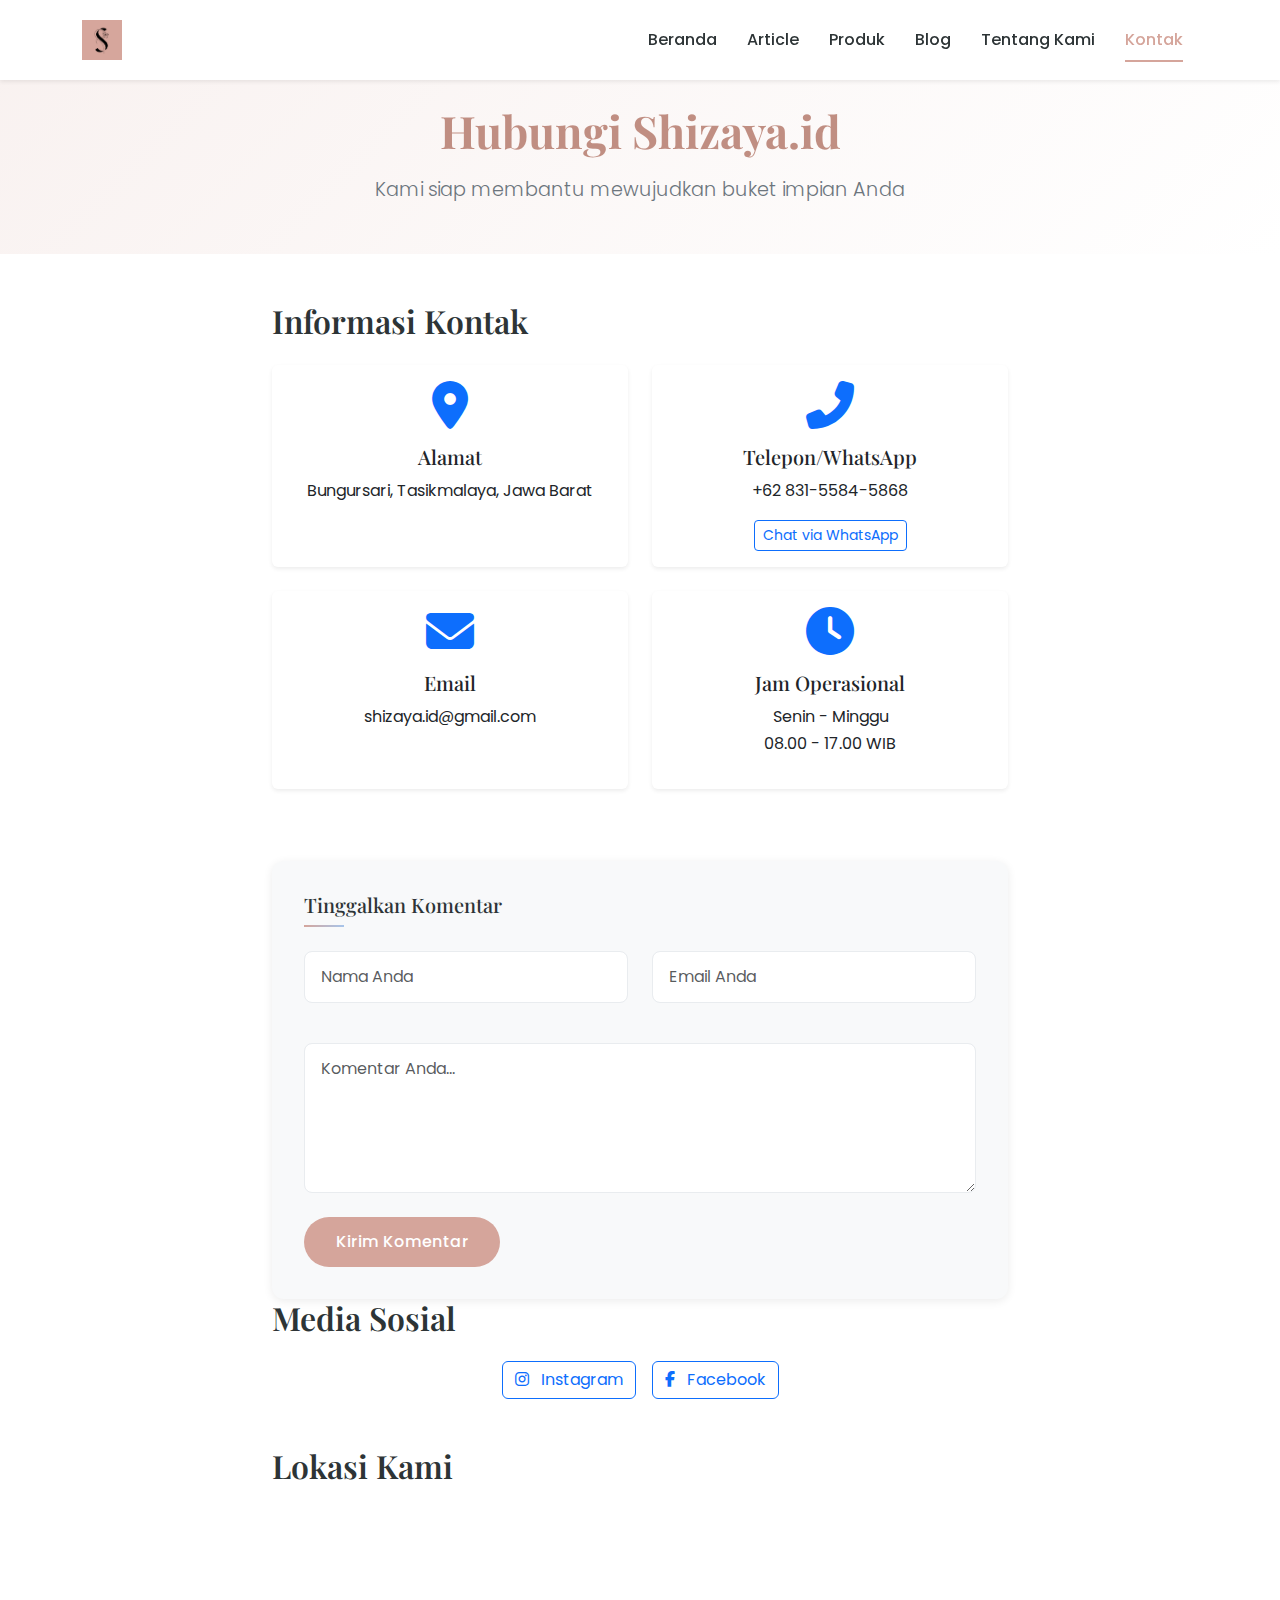
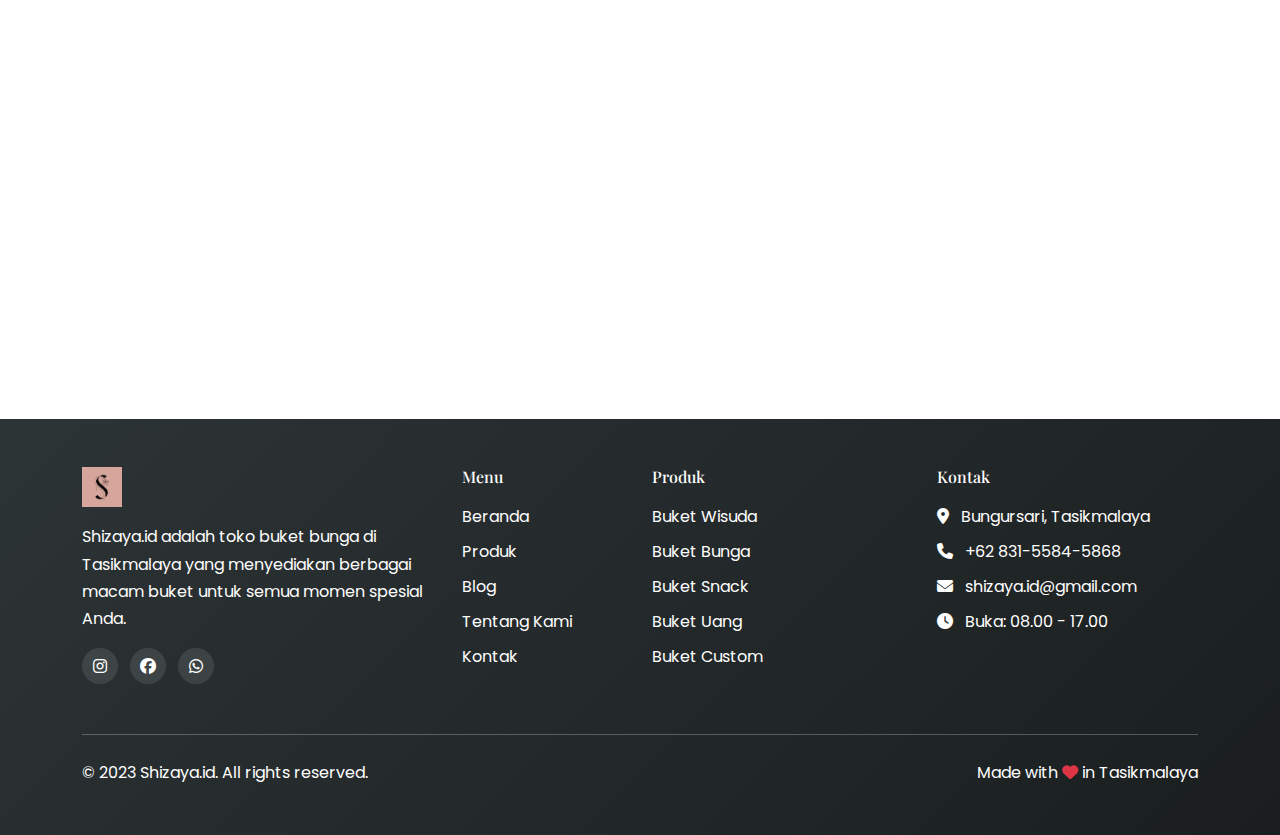
<file: kontak.html>
<!DOCTYPE html>
<html lang="id">
<head>
    <meta charset="UTF-8">
    <meta name="viewport" content="width=device-width, initial-scale=1.0">
    <title>Kontak - Shizaya.id | Toko Buket Bunga Tasikmalaya</title>
    <link href="https://cdn.jsdelivr.net/npm/bootstrap@5.3.0/dist/css/bootstrap.min.css" rel="stylesheet">
    <link rel="stylesheet" href="https://cdnjs.cloudflare.com/ajax/libs/font-awesome/6.4.0/css/all.min.css">
    <link rel="stylesheet" href="css/style.css">
    <link href="https://fonts.googleapis.com/css2?family=Playfair+Display:wght@600;700&family=Poppins:wght@400;500;600&display=swap" rel="stylesheet">
</head>
<body>
    <!-- Navbar -->
    <nav class="navbar navbar-expand-lg navbar-light bg-white shadow-sm fixed-top">
        <div class="container">
            <a class="navbar-brand" href="index.html">
                <img src="assets/shizaya.jpg" alt="Shizaya.id" height="40">
            </a>
            <button class="navbar-toggler" type="button" data-bs-toggle="collapse" data-bs-target="#navbarNav">
                <span class="navbar-toggler-icon"></span>
            </button>
            <div class="collapse navbar-collapse" id="navbarNav">
                <ul class="navbar-nav ms-auto">
                    <li class="nav-item"><a class="nav-link" href="index.html">Beranda</a></li>
                    <li class="nav-item"><a class="nav-link" href="article.html">Article</a></li>
                    <li class="nav-item"><a class="nav-link" href="produk.html">Produk</a></li>
                    <li class="nav-item"><a class="nav-link" href="index.html">Blog</a></li>
                    <li class="nav-item"><a class="nav-link" href="tentang.html">Tentang Kami</a></li>
                    <li class="nav-item"><a class="nav-link active" href="kontak.html">Kontak</a></li>
                </ul>
            </div>
        </div>
    </nav>

    <!-- Hero Section -->
    <header class="hero-blog py-5">
        <div class="container text-center">
            <h1 class="display-4 fw-bold">Hubungi Shizaya.id</h1>
            <p class="lead">Kami siap membantu mewujudkan buket impian Anda</p>
        </div>
    </header>

    <!-- Contact Content -->
    <section class="article-content py-5">
        <div class="container">
            <div class="row justify-content-center">
                <div class="col-lg-8">
                    <!-- Contact Information -->
                    <div class="contact-info mb-5">
                        <h2 class="mb-4">Informasi Kontak</h2>
                        <div class="row">
                            <div class="col-md-6 mb-4">
                                <div class="card h-100 border-0 shadow-sm">
                                    <div class="card-body text-center">
                                        <i class="fas fa-map-marker-alt fa-3x text-primary mb-3"></i>
                                        <h4 class="h5">Alamat</h4>
                                        <p>Bungursari, Tasikmalaya, Jawa Barat</p>
                                    </div>
                                </div>
                            </div>
                            <div class="col-md-6 mb-4">
                                <div class="card h-100 border-0 shadow-sm">
                                    <div class="card-body text-center">
                                        <i class="fas fa-phone-alt fa-3x text-primary mb-3"></i>
                                        <h4 class="h5">Telepon/WhatsApp</h4>
                                        <p>+62 831-5584-5868</p>
                                        <a href="https://api.whatsapp.com/send/?phone=6283155845868" class="btn btn-sm btn-outline-primary">Chat via WhatsApp</a>
                                    </div>
                                </div>
                            </div>
                            <div class="col-md-6 mb-4">
                                <div class="card h-100 border-0 shadow-sm">
                                    <div class="card-body text-center">
                                        <i class="fas fa-envelope fa-3x text-primary mb-3"></i>
                                        <h4 class="h5">Email</h4>
                                        <p>shizaya.id@gmail.com</p>
                                    </div>
                                </div>
                            </div>
                            <div class="col-md-6 mb-4">
                                <div class="card h-100 border-0 shadow-sm">
                                    <div class="card-body text-center">
                                        <i class="fas fa-clock fa-3x text-primary mb-3"></i>
                                        <h4 class="h5">Jam Operasional</h4>
                                        <p>Senin - Minggu<br>08.00 - 17.00 WIB</p>
                                    </div>
                                </div>
                            </div>
                        </div>
                    </div>

                    <!-- Comment Form -->
                        <div class="comment-form">
                            <h4 class="h5 mb-4">Tinggalkan Komentar</h4>
                            <form>
                                <div class="row">
                                    <div class="col-md-6 mb-3">
                                        <input type="text" class="form-control" placeholder="Nama Anda" required>
                                    </div>
                                    <div class="col-md-6 mb-3">
                                        <input type="email" class="form-control" placeholder="Email Anda" required>
                                    </div>
                                </div>
                                <div class="mb-3">
                                    <textarea class="form-control" rows="5" placeholder="Komentar Anda..." required></textarea>
                                </div>
                                <button type="submit" class="btn btn-submit">Kirim Komentar</button>
                            </form>
                        </div>
                  

                    <!-- Social Media -->
                    <div class="social-media mb-5">
                        <h2 class="mb-4">Media Sosial</h2>
                        <div class="d-flex justify-content-center">
                            <a href="https://www.instagram.com/shizaya.id" class="btn btn-outline-primary mx-2" target="_blank">
                                <i class="fab fa-instagram me-2"></i> Instagram
                            </a>
                            <a href="https://www.facebook.com/shizaya.id" class="btn btn-outline-primary mx-2" target="_blank">
                                <i class="fab fa-facebook-f me-2"></i> Facebook
                            </a>
                        </div>
                    </div>

                    <!-- Location Map -->
                    <div class="location-map mb-5">
                        <h2 class="mb-4">Lokasi Kami</h2>
                        <div class="ratio ratio-16x9">
                            <iframe src="https://www.google.com/maps?q=P53M%2BX8+Sukalaksana,+Kabupaten+Tasikmalaya,+Jawa+Barat&output=embed" 
                                    style="border:0;" 
                                    allowfullscreen="" 
                                    loading="lazy">
                            </iframe>
                        </div>
                    </div>
                </div>
            </div>
        </div>
    </section>

    <!-- Footer -->
    <footer class="bg-dark text-white py-5">
        <div class="container">
            <div class="row">
                <div class="col-lg-4 mb-4">
                    <img src="assets/shizaya.jpg" alt="Shizaya.id" height="40" class="mb-3">
                    <p>Shizaya.id adalah toko buket bunga di Tasikmalaya yang menyediakan berbagai macam buket untuk semua momen spesial Anda.</p>
                    <div class="social-icons">
                        <a href="https://www.instagram.com/shizaya.id" class="text-white me-2" target="_blank">
                            <i class="fab fa-instagram"></i>
                        </a>
                        <a href="https://www.facebook.com/shizaya.id" class="text-white me-2" target="_blank">
                            <i class="fab fa-facebook"></i>
                        </a>
                        <a href="https://api.whatsapp.com/send/?phone=6283155845868" class="text-white me-2" target="_blank">
                            <i class="fab fa-whatsapp"></i>
                        </a>
                    </div>
                </div>
                <div class="col-lg-2 col-md-6 mb-4">
                    <h5 class="h6 mb-3">Menu</h5>
                    <ul class="list-unstyled">
                        <li class="mb-2"><a href="index.html" class="text-white text-decoration-none">Beranda</a></li>
                        <li class="mb-2"><a href="produk.html" class="text-white text-decoration-none">Produk</a></li>
                        <li class="mb-2"><a href="blog.html" class="text-white text-decoration-none">Blog</a></li>
                        <li class="mb-2"><a href="tentang.html" class="text-white text-decoration-none">Tentang Kami</a></li>
                        <li><a href="kontak.html" class="text-white text-decoration-none">Kontak</a></li>
                    </ul>
                </div>
                <div class="col-lg-3 col-md-6 mb-4">
                    <h5 class="h6 mb-3">Produk</h5>
                    <ul class="list-unstyled">
                        <li class="mb-2"><a href="#" class="text-white text-decoration-none">Buket Wisuda</a></li>
                        <li class="mb-2"><a href="#" class="text-white text-decoration-none">Buket Bunga</a></li>
                        <li class="mb-2"><a href="#" class="text-white text-decoration-none">Buket Snack</a></li>
                        <li class="mb-2"><a href="#" class="text-white text-decoration-none">Buket Uang</a></li>
                        <li><a href="#" class="text-white text-decoration-none">Buket Custom</a></li>
                    </ul>
                </div>
                <div class="col-lg-3 mb-4">
                    <h5 class="h6 mb-3">Kontak</h5>
                    <ul class="list-unstyled">
                        <li class="mb-2"><i class="fas fa-map-marker-alt me-2"></i> Bungursari, Tasikmalaya</li>
                        <li class="mb-2"><i class="fas fa-phone me-2"></i> +62 831-5584-5868</li>
                        <li class="mb-2"><i class="fas fa-envelope me-2"></i> shizaya.id@gmail.com</li>
                        <li><i class="fas fa-clock me-2"></i> Buka: 08.00 - 17.00</li>
                    </ul>
                </div>
            </div>
            <hr class="my-4 bg-light">
            <div class="row">
                <div class="col-md-6 text-center text-md-start">
                    <p class="mb-0">&copy; 2023 Shizaya.id. All rights reserved.</p>
                </div>
                <div class="col-md-6 text-center text-md-end">
                    <p class="mb-0">Made with <i class="fas fa-heart text-danger"></i> in Tasikmalaya</p>
                </div>
            </div>
        </div>
    </footer>

    <script src="https://cdn.jsdelivr.net/npm/bootstrap@5.3.0/dist/js/bootstrap.bundle.min.js"></script>
    <script src="js/script.js"></script>
</body>
</html>
</file>
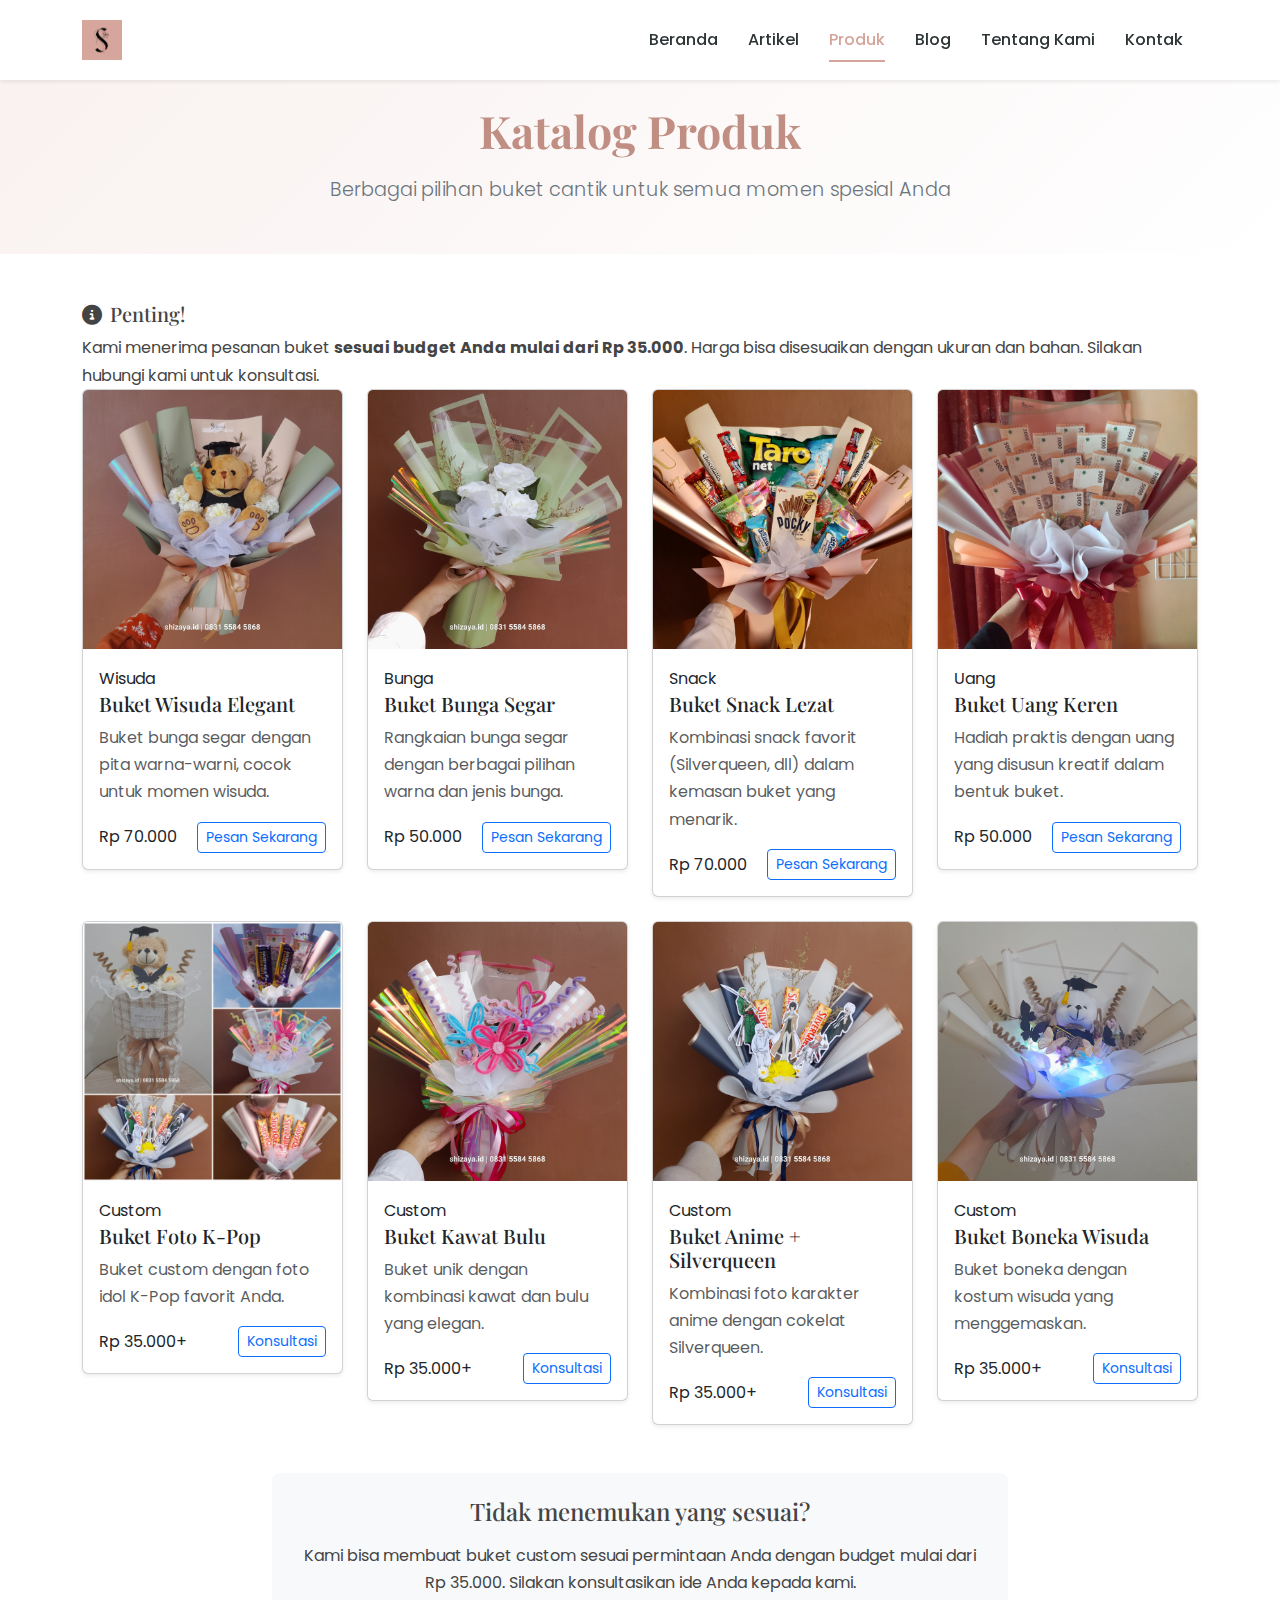
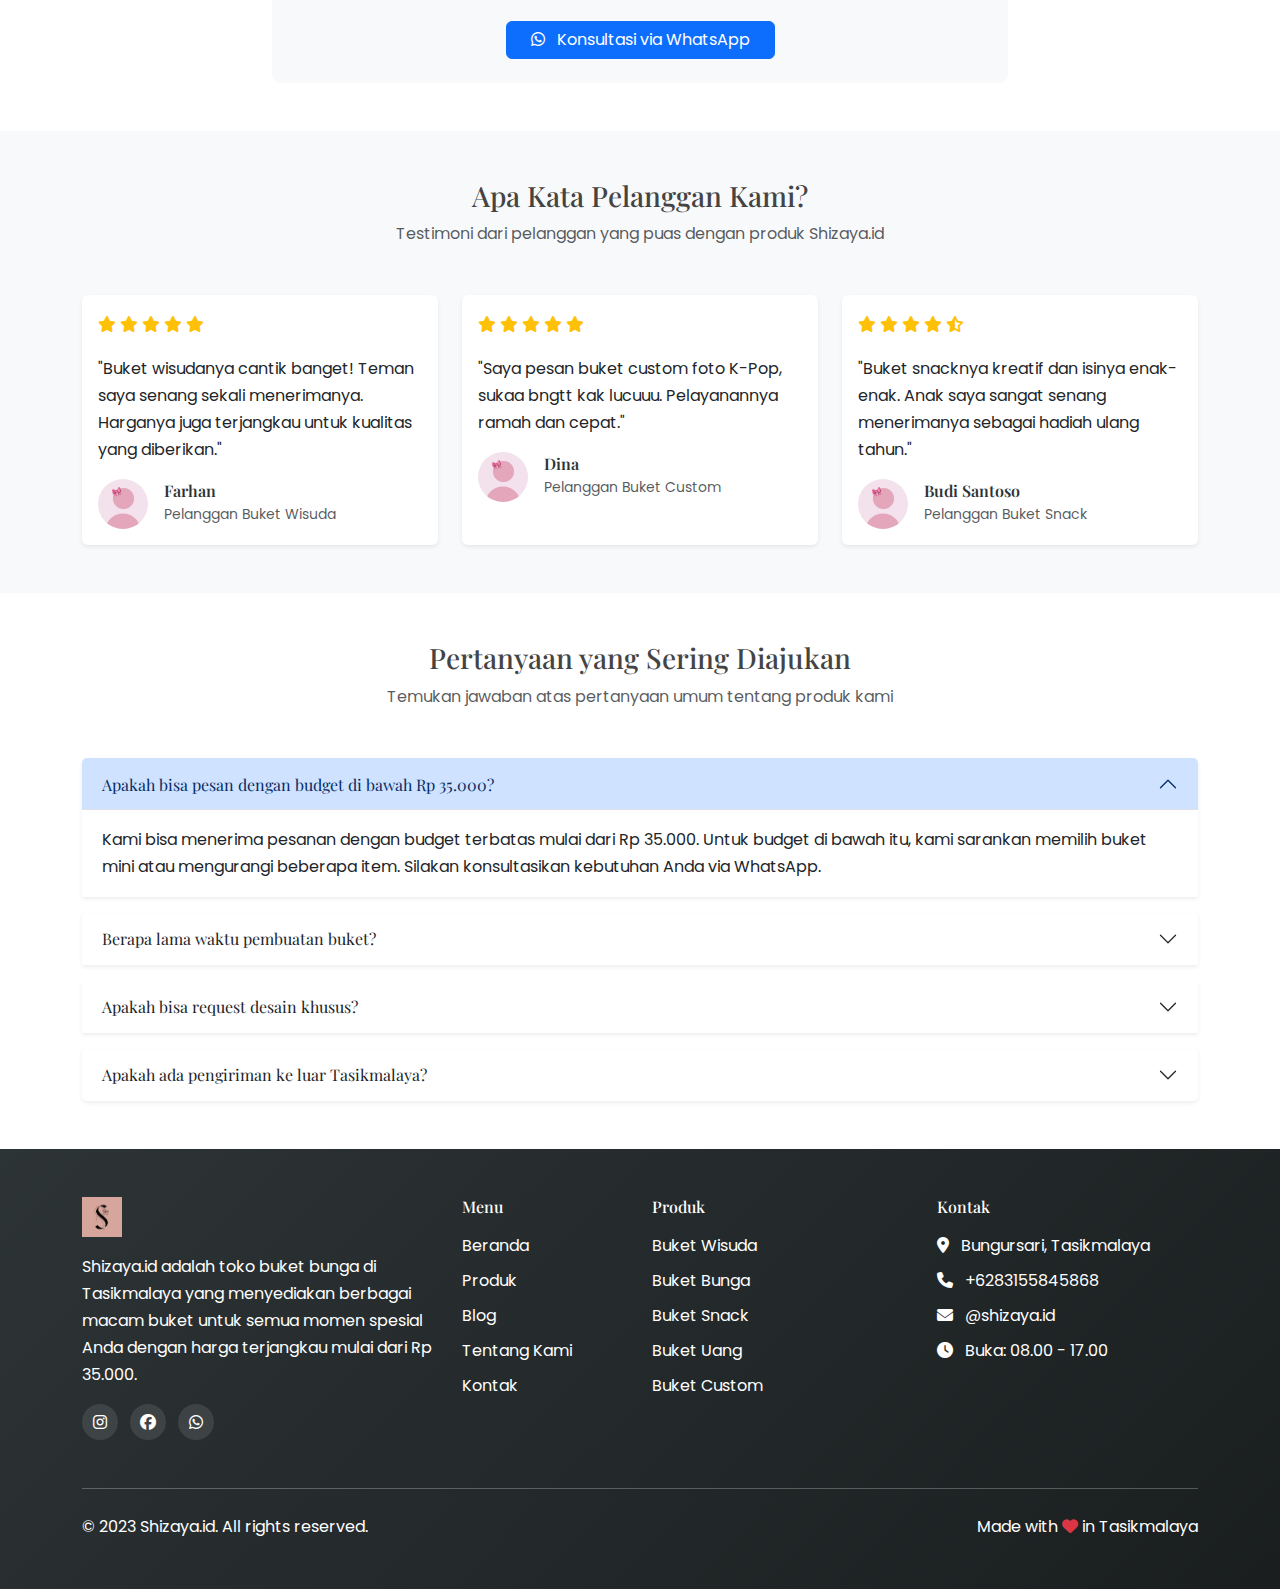
<file: produk.html>
<!DOCTYPE html>
<html lang="id">
<head>
    <meta charset="UTF-8">
    <meta name="viewport" content="width=device-width, initial-scale=1.0">
    <title>Produk - Shizaya.id | Toko Buket Bunga Tasikmalaya</title>
    <link href="https://cdn.jsdelivr.net/npm/bootstrap@5.3.0/dist/css/bootstrap.min.css" rel="stylesheet">
    <link rel="stylesheet" href="https://cdnjs.cloudflare.com/ajax/libs/font-awesome/6.4.0/css/all.min.css">
    <link rel="stylesheet" href="css/style.css">
    <link href="https://fonts.googleapis.com/css2?family=Playfair+Display:wght@600;700&family=Poppins:wght@400;500;600&display=swap" rel="stylesheet">
</head>
<body>
    <!-- Navbar -->
    <nav class="navbar navbar-expand-lg navbar-light bg-white shadow-sm fixed-top">
        <div class="container">
            <a class="navbar-brand" href="index.html">
                <img src="assets/shizaya.jpg" alt="Shizaya.id" height="40">
            </a>
            <button class="navbar-toggler" type="button" data-bs-toggle="collapse" data-bs-target="#navbarNav">
                <span class="navbar-toggler-icon"></span>
            </button>
            <div class="collapse navbar-collapse" id="navbarNav">
                <ul class="navbar-nav ms-auto">
                    <li class="nav-item"><a class="nav-link" href="index.html">Beranda</a></li>
                    <li class="nav-item"><a class="nav-link" href="article.html">Artikel</a></li>
                    <li class="nav-item"><a class="nav-link active" href="produk.html">Produk</a></li>
                    <li class="nav-item"><a class="nav-link" href="index.html">Blog</a></li>
                    <li class="nav-item"><a class="nav-link" href="tentang.html">Tentang Kami</a></li>
                    <li class="nav-item"><a class="nav-link" href="kontak.html">Kontak</a></li>
                </ul>
            </div>
        </div>
    </nav>

    <!-- Hero Section -->
    <header class="hero-blog py-5">
        <div class="container text-center">
            <h1 class="display-4 fw-bold">Katalog Produk</h1>
            <p class="lead">Berbagai pilihan buket cantik untuk semua momen spesial Anda</p>
        </div>
    </header>


    <!-- Products Section -->
    <section class="products py-5">
        <div class="container">
            <!-- Budget Notice -->
            <div class="budget-notice">
                <h4 class="h5 mb-2"><i class="fas fa-info-circle me-2"></i>Penting!</h4>
                <p class="mb-0">Kami menerima pesanan buket <strong>sesuai budget Anda mulai dari Rp 35.000</strong>. Harga bisa disesuaikan dengan ukuran dan bahan. Silakan hubungi kami untuk konsultasi.</p>
            </div>
            
            <div class="row g-4">
                <!-- Product 1 - Buket Wisuda -->
                <div class="col-md-6 col-lg-3">
                    <div class="card product-card shadow-sm">
                        <img src="assets/gambar1.jpg" class="card-img-top product-img" alt="Buket Wisuda">
                        <div class="card-body">
                            <span class="badge-custom mb-2">Wisuda</span>
                            <h3 class="h5 card-title">Buket Wisuda Elegant</h3>
                            <p class="card-text text-muted">Buket bunga segar dengan pita warna-warni, cocok untuk momen wisuda.</p>
                            <div class="d-flex justify-content-between align-items-center">
                                <span class="price">Rp 70.000</span>
                                <a href="https://api.whatsapp.com/send/?phone=6283155845868&text=Saya%20tertarik%20dengan%20Buket%20Wisuda%20Elegant" class="btn btn-sm btn-outline-primary">Pesan Sekarang</a>
                            </div>
                        </div>
                    </div>
                </div>
                
                <!-- Product 2 - Buket Bunga -->
                <div class="col-md-6 col-lg-3">
                    <div class="card product-card shadow-sm">
                        <img src="assets/gambar2.jpg" class="card-img-top product-img" alt="Buket Bunga">
                        <div class="card-body">
                            <span class="badge-custom mb-2">Bunga</span>
                            <h3 class="h5 card-title">Buket Bunga Segar</h3>
                            <p class="card-text text-muted">Rangkaian bunga segar dengan berbagai pilihan warna dan jenis bunga.</p>
                            <div class="d-flex justify-content-between align-items-center">
                                <span class="price">Rp 50.000</span>
                                <a href="https://api.whatsapp.com/send/?phone=6283155845868&text=Saya%20tertarik%20dengan%20Buket%20Bunga%20Segar" class="btn btn-sm btn-outline-primary">Pesan Sekarang</a>
                            </div>
                        </div>
                    </div>
                </div>
                
                <!-- Product 3 - Buket Snack -->
                <div class="col-md-6 col-lg-3">
                    <div class="card product-card shadow-sm">
                        <img src="assets/gambar3.jpg" class="card-img-top product-img" alt="Buket Snack">
                        <div class="card-body">
                            <span class="badge-custom mb-2">Snack</span>
                            <h3 class="h5 card-title">Buket Snack Lezat</h3>
                            <p class="card-text text-muted">Kombinasi snack favorit (Silverqueen, dll) dalam kemasan buket yang menarik.</p>
                            <div class="d-flex justify-content-between align-items-center">
                                <span class="price">Rp 70.000</span>
                                <a href="https://api.whatsapp.com/send/?phone=6283155845868&text=Saya%20tertarik%20dengan%20Buket%20Snack%20Lezat" class="btn btn-sm btn-outline-primary">Pesan Sekarang</a>
                            </div>
                        </div>
                    </div>
                </div>
                
                <!-- Product 4 - Buket Uang -->
                <div class="col-md-6 col-lg-3">
                    <div class="card product-card shadow-sm">
                        <img src="assets/gambar4.jpg" class="card-img-top product-img" alt="Buket Uang">
                        <div class="card-body">
                            <span class="badge-custom mb-2">Uang</span>
                            <h3 class="h5 card-title">Buket Uang Keren</h3>
                            <p class="card-text text-muted">Hadiah praktis dengan uang yang disusun kreatif dalam bentuk buket.</p>
                            <div class="d-flex justify-content-between align-items-center">
                                <span class="price">Rp 50.000</span>
                                <a href="https://api.whatsapp.com/send/?phone=6283155845868&text=Saya%20tertarik%20dengan%20Buket%20Uang%20Keren" class="btn btn-sm btn-outline-primary">Pesan Sekarang</a>
                            </div>
                        </div>
                    </div>
                </div>
                
                <!-- Product 5 - Buket Custom K-Pop -->
                <div class="col-md-6 col-lg-3">
                    <div class="card product-card shadow-sm">
                        <img src="assets/gambar5.jpg" class="card-img-top product-img" alt="Buket Custom K-Pop">
                        <div class="card-body">
                            <span class="badge-custom mb-2">Custom</span>
                            <h3 class="h5 card-title">Buket Foto K-Pop</h3>
                            <p class="card-text text-muted">Buket custom dengan foto idol K-Pop favorit Anda.</p>
                            <div class="d-flex justify-content-between align-items-center">
                                <span class="price">Rp 35.000+</span>
                                <a href="https://api.whatsapp.com/send/?phone=6283155845868&text=Saya%20ingin%20pesan%20Buket%20Foto%20K-Pop" class="btn btn-sm btn-outline-primary">Konsultasi</a>
                            </div>
                        </div>
                    </div>
                </div>
                
                <!-- Product 6 - Buket Kawat Bulu -->
                <div class="col-md-6 col-lg-3">
                    <div class="card product-card shadow-sm">
                        <img src="assets/custom1.jpg" class="card-img-top product-img" alt="Buket Kawat Bulu">
                        <div class="card-body">
                            <span class="badge-custom mb-2">Custom</span>
                            <h3 class="h5 card-title">Buket Kawat Bulu</h3>
                            <p class="card-text text-muted">Buket unik dengan kombinasi kawat dan bulu yang elegan.</p>
                            <div class="d-flex justify-content-between align-items-center">
                                <span class="price">Rp 35.000+</span>
                                <a href="https://api.whatsapp.com/send/?phone=6283155845868&text=Saya%20ingin%20pesan%20Buket%20Kawat%20Bulu" class="btn btn-sm btn-outline-primary">Konsultasi</a>
                            </div>
                        </div>
                    </div>
                </div>
                
                <!-- Product 7 - Buket Anime -->
                <div class="col-md-6 col-lg-3">
                    <div class="card product-card shadow-sm">
                        <img src="assets/custom2.jpg" class="card-img-top product-img" alt="Buket Anime">
                        <div class="card-body">
                            <span class="badge-custom mb-2">Custom</span>
                            <h3 class="h5 card-title">Buket Anime + Silverqueen</h3>
                            <p class="card-text text-muted">Kombinasi foto karakter anime dengan cokelat Silverqueen.</p>
                            <div class="d-flex justify-content-between align-items-center">
                                <span class="price">Rp 35.000+</span>
                                <a href="https://api.whatsapp.com/send/?phone=6283155845868&text=Saya%20ingin%20pesan%20Buket%20Anime%20%2B%20Silverqueen" class="btn btn-sm btn-outline-primary">Konsultasi</a>
                            </div>
                        </div>
                    </div>
                </div>
                
                <!-- Product 8 - Buket Boneka Wisuda -->
                <div class="col-md-6 col-lg-3">
                    <div class="card product-card shadow-sm">
                        <img src="assets/custom3.jpg" class="card-img-top product-img" alt="Buket Boneka Wisuda">
                        <div class="card-body">
                            <span class="badge-custom mb-2">Custom</span>
                            <h3 class="h5 card-title">Buket Boneka Wisuda</h3>
                            <p class="card-text text-muted">Buket boneka dengan kostum wisuda yang menggemaskan.</p>
                            <div class="d-flex justify-content-between align-items-center">
                                <span class="price">Rp 35.000+</span>
                                <a href="https://api.whatsapp.com/send/?phone=6283155845868&text=Saya%20ingin%20pesan%20Buket%20Boneka%20Wisuda" class="btn btn-sm btn-outline-primary">Konsultasi</a>
                            </div>
                        </div>
                    </div>
                </div>
            </div>
            
            <!-- Custom Order Section -->
            <div class="row mt-5">
                <div class="col-lg-8 mx-auto text-center">
                    <div class="p-4 bg-light rounded-3">
                        <h3 class="h4 mb-3">Tidak menemukan yang sesuai?</h3>
                        <p class="mb-4">Kami bisa membuat buket custom sesuai permintaan Anda dengan budget mulai dari Rp 35.000. Silakan konsultasikan ide Anda kepada kami.</p>
                        <a href="https://api.whatsapp.com/send/?phone=6283155845868&text=Saya%20ingin%20konsultasi%20buket%20custom" class="btn btn-primary px-4">
                            <i class="fab fa-whatsapp me-2"></i> Konsultasi via WhatsApp
                        </a>
                    </div>
                </div>
            </div>
        </div>
    </section>

    <!-- Testimonials -->
    <section class="testimonials py-5 bg-light">
        <div class="container">
            <div class="text-center mb-5">
                <h2 class="h3">Apa Kata Pelanggan Kami?</h2>
                <p class="text-muted">Testimoni dari pelanggan yang puas dengan produk Shizaya.id</p>
            </div>
            
            <div class="row g-4">
                <div class="col-md-4">
                    <div class="card h-100 border-0 shadow-sm">
                        <div class="card-body">
                            <div class="mb-3 text-warning">
                                <i class="fas fa-star"></i>
                                <i class="fas fa-star"></i>
                                <i class="fas fa-star"></i>
                                <i class="fas fa-star"></i>
                                <i class="fas fa-star"></i>
                            </div>
                            <p class="card-text">"Buket wisudanya cantik banget! Teman saya senang sekali menerimanya. Harganya juga terjangkau untuk kualitas yang diberikan."</p>
                            <div class="d-flex align-items-center mt-3">
                                <img src="assets/profile.jpg" alt="Pelanggan" class="rounded-circle me-3" width="50">
                                <div>
                                    <h6 class="mb-0">Farhan</h6>
                                    <small class="text-muted">Pelanggan Buket Wisuda</small>
                                </div>
                            </div>
                        </div>
                    </div>
                </div>
                
                <div class="col-md-4">
                    <div class="card h-100 border-0 shadow-sm">
                        <div class="card-body">
                            <div class="mb-3 text-warning">
                                <i class="fas fa-star"></i>
                                <i class="fas fa-star"></i>
                                <i class="fas fa-star"></i>
                                <i class="fas fa-star"></i>
                                <i class="fas fa-star"></i>
                            </div>
                            <p class="card-text">"Saya pesan buket custom foto K-Pop, sukaa bngtt kak lucuuu. Pelayanannya ramah dan cepat."</p>
                            <div class="d-flex align-items-center mt-3">
                                <img src="assets/profile.jpg" alt="Pelanggan" class="rounded-circle me-3" width="50">
                                <div>
                                    <h6 class="mb-0">Dina</h6>
                                    <small class="text-muted">Pelanggan Buket Custom</small>
                                </div>
                            </div>
                        </div>
                    </div>
                </div>
                
                <div class="col-md-4">
                    <div class="card h-100 border-0 shadow-sm">
                        <div class="card-body">
                            <div class="mb-3 text-warning">
                                <i class="fas fa-star"></i>
                                <i class="fas fa-star"></i>
                                <i class="fas fa-star"></i>
                                <i class="fas fa-star"></i>
                                <i class="fas fa-star-half-alt"></i>
                            </div>
                            <p class="card-text">"Buket snacknya kreatif dan isinya enak-enak. Anak saya sangat senang menerimanya sebagai hadiah ulang tahun."</p>
                            <div class="d-flex align-items-center mt-3">
                                <img src="assets/profile.jpg" alt="Pelanggan" class="rounded-circle me-3" width="50">
                                <div>
                                    <h6 class="mb-0">Budi Santoso</h6>
                                    <small class="text-muted">Pelanggan Buket Snack</small>
                                </div>
                            </div>
                        </div>
                    </div>
                </div>
            </div>
        </div>
    </section>

    <!-- FAQ Section -->
    <section class="faq py-5">
        <div class="container">
            <div class="text-center mb-5">
                <h2 class="h3">Pertanyaan yang Sering Diajukan</h2>
                <p class="text-muted">Temukan jawaban atas pertanyaan umum tentang produk kami</p>
            </div>
            
            <div class="accordion" id="faqAccordion">
                <div class="accordion-item border-0 shadow-sm mb-3">
                    <h2 class="accordion-header" id="headingOne">
                        <button class="accordion-button" type="button" data-bs-toggle="collapse" data-bs-target="#collapseOne">
                            Apakah bisa pesan dengan budget di bawah Rp 35.000?
                        </button>
                    </h2>
                    <div id="collapseOne" class="accordion-collapse collapse show" aria-labelledby="headingOne" data-bs-parent="#faqAccordion">
                        <div class="accordion-body">
                            Kami bisa menerima pesanan dengan budget terbatas mulai dari Rp 35.000. Untuk budget di bawah itu, kami sarankan memilih buket mini atau mengurangi beberapa item. Silakan konsultasikan kebutuhan Anda via WhatsApp.
                        </div>
                    </div>
                </div>
                
                <div class="accordion-item border-0 shadow-sm mb-3">
                    <h2 class="accordion-header" id="headingTwo">
                        <button class="accordion-button collapsed" type="button" data-bs-toggle="collapse" data-bs-target="#collapseTwo">
                            Berapa lama waktu pembuatan buket?
                        </button>
                    </h2>
                    <div id="collapseTwo" class="accordion-collapse collapse" aria-labelledby="headingTwo" data-bs-parent="#faqAccordion">
                        <div class="accordion-body">
                            Waktu pembuatan bervariasi tergantung jenis buket dan kompleksitasnya. Untuk buket standar biasanya siap dalam 2-4 jam setelah pemesanan. Untuk buket custom mungkin membutuhkan waktu lebih lama (1-2 hari). Disarankan memesan minimal 1 hari sebelumnya.
                        </div>
                    </div>
                </div>
                
                <div class="accordion-item border-0 shadow-sm mb-3">
                    <h2 class="accordion-header" id="headingThree">
                        <button class="accordion-button collapsed" type="button" data-bs-toggle="collapse" data-bs-target="#collapseThree">
                            Apakah bisa request desain khusus?
                        </button>
                    </h2>
                    <div id="collapseThree" class="accordion-collapse collapse" aria-labelledby="headingThree" data-bs-parent="#faqAccordion">
                        <div class="accordion-body">
                            Tentu bisa! Kami sangat terbuka untuk desain custom sesuai permintaan Anda. Anda bisa mengirimkan referensi gambar atau menjelaskan konsep yang diinginkan via WhatsApp. Kami akan berikan saran untuk menyesuaikan dengan budget yang Anda miliki.
                        </div>
                    </div>
                </div>
                
                <div class="accordion-item border-0 shadow-sm">
                    <h2 class="accordion-header" id="headingFour">
                        <button class="accordion-button collapsed" type="button" data-bs-toggle="collapse" data-bs-target="#collapseFour">
                            Apakah ada pengiriman ke luar Tasikmalaya?
                        </button>
                    </h2>
                    <div id="collapseFour" class="accordion-collapse collapse" aria-labelledby="headingFour" data-bs-parent="#faqAccordion">
                        <div class="accordion-body">
                            Ya, kami melayani pengiriman ke luar kota dengan tambahan biaya pengiriman. Beberapa pelanggan kami dari luar kota seperti Jakarta, Bandung, dan kota lainnya telah menerima pesanan dengan baik.
                        </div>
                    </div>
                </div>
            </div>
        </div>
    </section>

    <!-- Footer -->
    <footer class="bg-dark text-white py-5">
        <div class="container">
            <div class="row">
                <div class="col-lg-4 mb-4">
                    <img src="assets/shizaya.jpg" alt="Shizaya.id" height="40" class="mb-3">
                    <p>Shizaya.id adalah toko buket bunga di Tasikmalaya yang menyediakan berbagai macam buket untuk semua momen spesial Anda dengan harga terjangkau mulai dari Rp 35.000.</p>
                    <div class="social-icons">
                        <a href="https://www.instagram.com/shizaya.id?igsh=Znp5eDJqM3Z4cGE4" target="_blank" class="text-white me-2">
                            <i class="fab fa-instagram"></i>
                        </a>
                        <a href="https://www.facebook.com/share/16ZHCB45dj/" target="_blank" class="text-white me-2">
                            <i class="fab fa-facebook"></i>
                        </a>
                        <a href="https://api.whatsapp.com/send/?phone=6283155845868&text&type=phone_number&app_absent=0&wame_ctl=1&fbclid=PAQ0xDSwKhz8pleHRuA2FlbQIxMAABp7yhs6NT_eqs62c1xWAbQPXv3T9qBwvFOLfY5kgvL3iGlEdoMrd3rLQ8Zei-_aem_Ne-ycB7Oiii2rk1ks_Twlw" target="_blank" class="text-white me-2">
                            <i class="fab fa-whatsapp"></i>
                        </a>
                    </div>
                </div>
                <div class="col-lg-2 col-md-6 mb-4">
                    <h5 class="h6 mb-3">Menu</h5>
                    <ul class="list-unstyled">
                        <li class="mb-2"><a href="index.html" class="text-white text-decoration-none">Beranda</a></li>
                        <li class="mb-2"><a href="produk.html" class="text-white text-decoration-none">Produk</a></li>
                        <li class="mb-2"><a href="blog.html" class="text-white text-decoration-none">Blog</a></li>
                        <li class="mb-2"><a href="tentang.html" class="text-white text-decoration-none">Tentang Kami</a></li>
                        <li><a href="kontak.html" class="text-white text-decoration-none">Kontak</a></li>
                    </ul>
                </div>
                <div class="col-lg-3 col-md-6 mb-4">
                    <h5 class="h6 mb-3">Produk</h5>
                    <ul class="list-unstyled">
                        <li class="mb-2"><a href="produk.html" class="text-white text-decoration-none">Buket Wisuda</a></li>
                        <li class="mb-2"><a href="produk.html" class="text-white text-decoration-none">Buket Bunga</a></li>
                        <li class="mb-2"><a href="produk.html" class="text-white text-decoration-none">Buket Snack</a></li>
                        <li class="mb-2"><a href="produk.html" class="text-white text-decoration-none">Buket Uang</a></li>
                        <li><a href="produk.html" class="text-white text-decoration-none">Buket Custom</a></li>
                    </ul>
                </div>
                <div class="col-lg-3 mb-4">
                    <h5 class="h6 mb-3">Kontak</h5>
                    <ul class="list-unstyled">
                        <li class="mb-2"><i class="fas fa-map-marker-alt me-2"></i> Bungursari, Tasikmalaya</li>
                        <li class="mb-2"><i class="fas fa-phone me-2"></i> +6283155845868</li>
                        <li class="mb-2"><i class="fas fa-envelope me-2"></i> @shizaya.id</li>
                        <li><i class="fas fa-clock me-2"></i> Buka: 08.00 - 17.00</li>
                    </ul>
                </div>
            </div>
            <hr class="my-4 bg-light">
            <div class="row">
                <div class="col-md-6 text-center text-md-start">
                    <p class="mb-0">&copy; 2023 Shizaya.id. All rights reserved.</p>
                </div>
                <div class="col-md-6 text-center text-md-end">
                    <p class="mb-0">Made with <i class="fas fa-heart text-danger"></i> in Tasikmalaya</p>
                </div>
            </div>
        </div>
    </footer>

    <!-- Scripts -->
    <script src="https://cdn.jsdelivr.net/npm/bootstrap@5.3.0/dist/js/bootstrap.bundle.min.js"></script>
    <script src="js/script.js"></script>
</body>
</html>
</file>
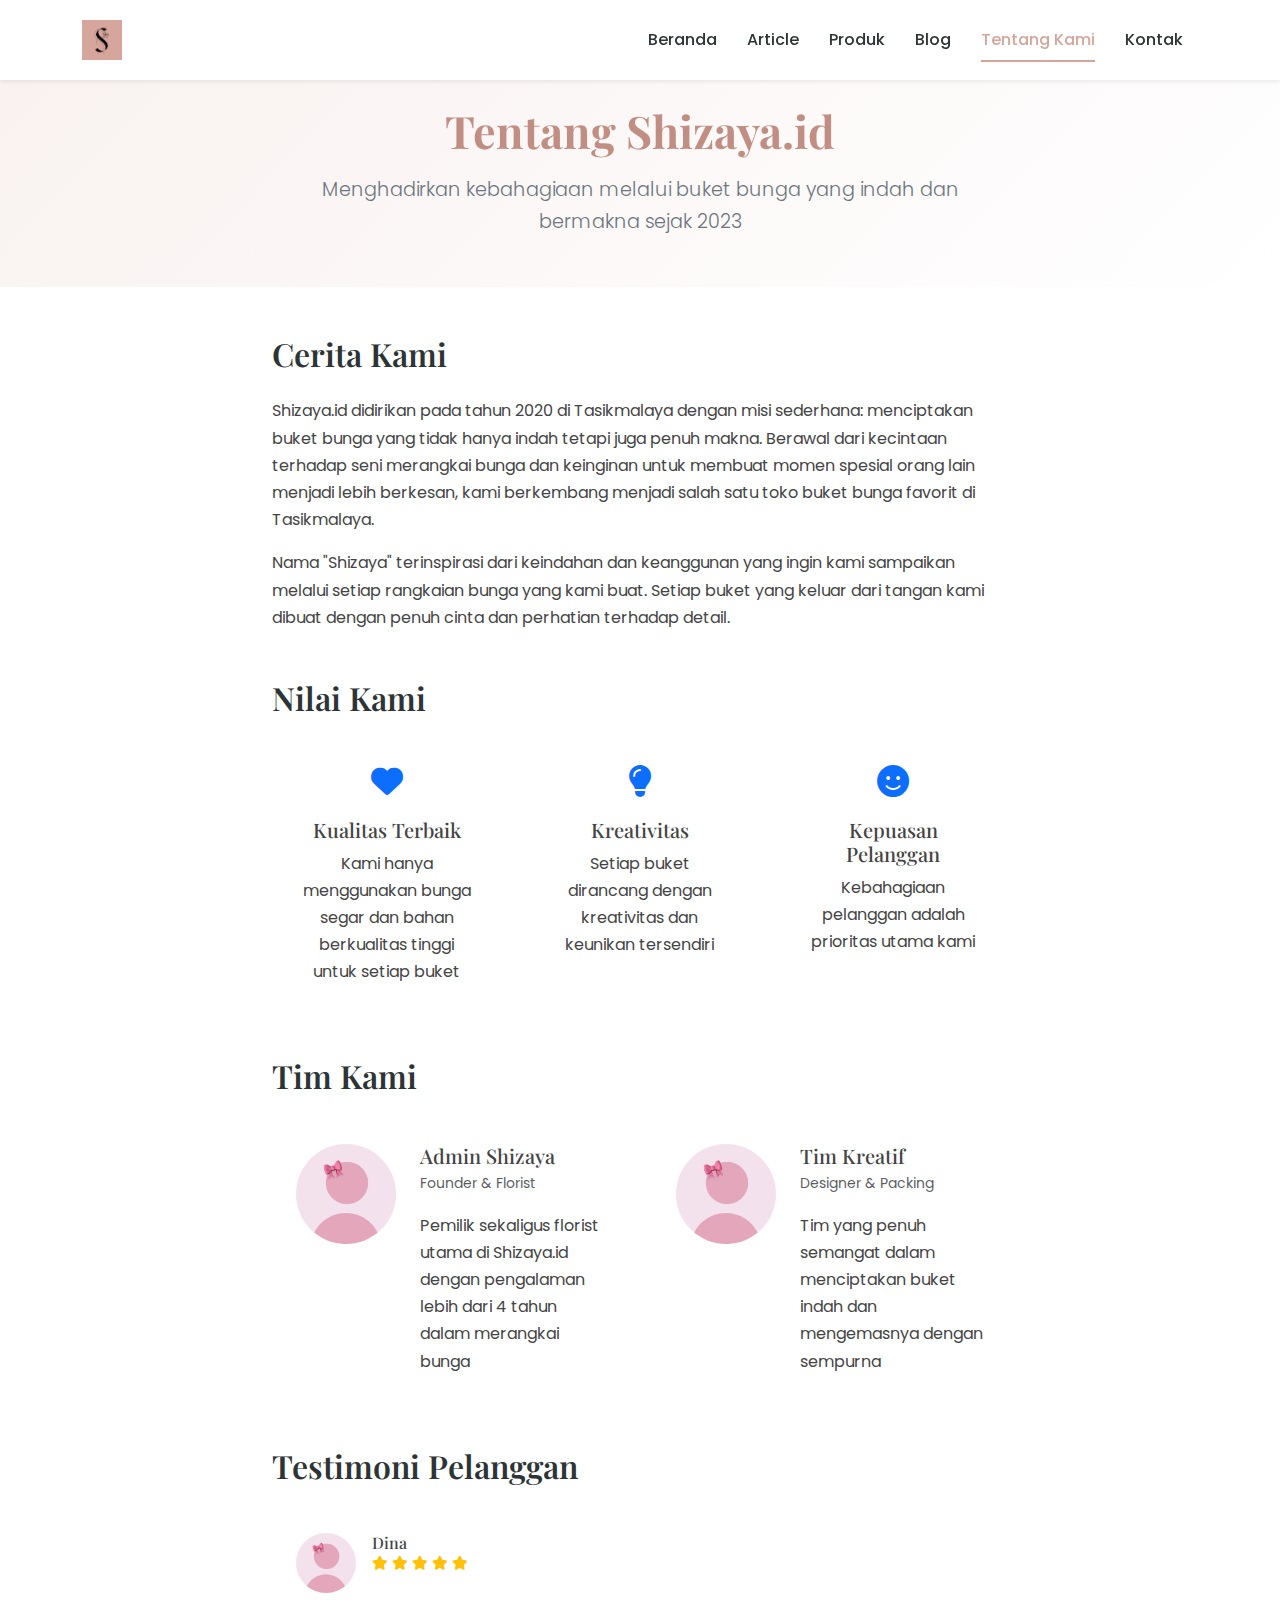
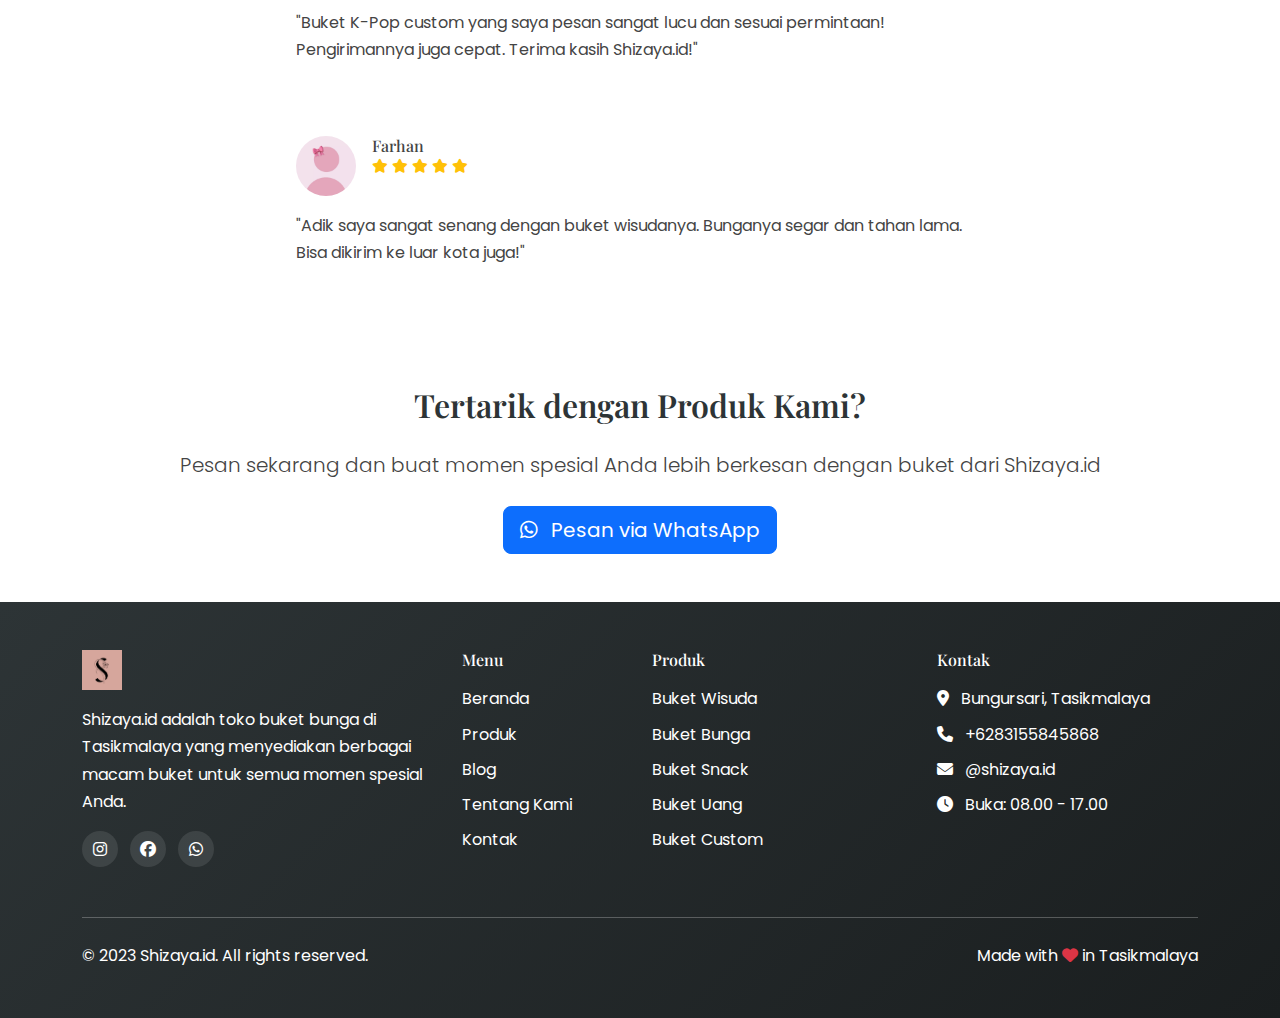
<file: tentang.html>
<!DOCTYPE html>
<html lang="id">
<head>
    <meta charset="UTF-8">
    <meta name="viewport" content="width=device-width, initial-scale=1.0">
    <title>Tentang Kami - Shizaya.id | Toko Buket Bunga Tasikmalaya</title>
    <link href="https://cdn.jsdelivr.net/npm/bootstrap@5.3.0/dist/css/bootstrap.min.css" rel="stylesheet">
    <link rel="stylesheet" href="https://cdnjs.cloudflare.com/ajax/libs/font-awesome/6.4.0/css/all.min.css">
    <link rel="stylesheet" href="css/style.css">
    <link href="https://fonts.googleapis.com/css2?family=Playfair+Display:wght@600;700&family=Poppins:wght@400;500;600&display=swap" rel="stylesheet">
</head>
<body>
    <!-- Navbar -->
    <nav class="navbar navbar-expand-lg navbar-light bg-white shadow-sm fixed-top">
        <div class="container">
            <a class="navbar-brand" href="index.html">
                <img src="assets/shizaya.jpg" alt="Shizaya.id" height="40">
            </a>
            <button class="navbar-toggler" type="button" data-bs-toggle="collapse" data-bs-target="#navbarNav">
                <span class="navbar-toggler-icon"></span>
            </button>
            <div class="collapse navbar-collapse" id="navbarNav">
                <ul class="navbar-nav ms-auto">
                    <li class="nav-item"><a class="nav-link" href="index.html">Beranda</a></li>
                    <li class="nav-item"><a class="nav-link" href="article.html">Article</a></li>
                    <li class="nav-item"><a class="nav-link" href="produk.html">Produk</a></li>
                    <li class="nav-item"><a class="nav-link" href="index.html">Blog</a></li>
                    <li class="nav-item"><a class="nav-link active" href="about.html">Tentang Kami</a></li>
                    <li class="nav-item"><a class="nav-link" href="kontak.html">Kontak</a></li>
                </ul>
            </div>
        </div>
    </nav>

    <!-- Hero Section -->
    <header class="hero-blog py-5">
        <div class="container text-center">
            <h1 class="display-4 fw-bold">Tentang Shizaya.id</h1>
            <p class="lead">Menghadirkan kebahagiaan melalui buket bunga yang indah dan bermakna sejak 2023</p>
        </div>
    </header>
                

    <!-- About Content -->
    <section class="about-content py-5">
        <div class="container">
            <div class="row justify-content-center">
                <div class="col-lg-8">
                    <div class="about-story mb-5">
                        <h2 class="mb-4">Cerita Kami</h2>
                        <p>Shizaya.id didirikan pada tahun 2020 di Tasikmalaya dengan misi sederhana: menciptakan buket bunga yang tidak hanya indah tetapi juga penuh makna. Berawal dari kecintaan terhadap seni merangkai bunga dan keinginan untuk membuat momen spesial orang lain menjadi lebih berkesan, kami berkembang menjadi salah satu toko buket bunga favorit di Tasikmalaya.</p>
                        <p>Nama "Shizaya" terinspirasi dari keindahan dan keanggunan yang ingin kami sampaikan melalui setiap rangkaian bunga yang kami buat. Setiap buket yang keluar dari tangan kami dibuat dengan penuh cinta dan perhatian terhadap detail.</p>
                    </div>

                    <div class="about-values mb-5">
                        <h2 class="mb-4">Nilai Kami</h2>
                        <div class="row g-4">
                            <div class="col-md-4">
                                <div class="value-card p-4 text-center h-100">
                                    <div class="value-icon mb-3">
                                        <i class="fas fa-heart fa-2x text-primary"></i>
                                    </div>
                                    <h4 class="h5">Kualitas Terbaik</h4>
                                    <p class="mb-0">Kami hanya menggunakan bunga segar dan bahan berkualitas tinggi untuk setiap buket</p>
                                </div>
                            </div>
                            <div class="col-md-4">
                                <div class="value-card p-4 text-center h-100">
                                    <div class="value-icon mb-3">
                                        <i class="fas fa-lightbulb fa-2x text-primary"></i>
                                    </div>
                                    <h4 class="h5">Kreativitas</h4>
                                    <p class="mb-0">Setiap buket dirancang dengan kreativitas dan keunikan tersendiri</p>
                                </div>
                            </div>
                            <div class="col-md-4">
                                <div class="value-card p-4 text-center h-100">
                                    <div class="value-icon mb-3">
                                        <i class="fas fa-smile fa-2x text-primary"></i>
                                    </div>
                                    <h4 class="h5">Kepuasan Pelanggan</h4>
                                    <p class="mb-0">Kebahagiaan pelanggan adalah prioritas utama kami</p>
                                </div>
                            </div>
                        </div>
                    </div>

                    <div class="about-team mb-5">
                        <h2 class="mb-4">Tim Kami</h2>
                        <div class="row g-4">
                            <div class="col-md-6">
                                <div class="team-card p-4 d-flex">
                                    <img src="assets/profile.jpg" alt="Founder" class="rounded-circle me-4" width="100" height="100">
                                    <div>
                                        <h4 class="h5 mb-1">Admin Shizaya</h4>
                                        <p class="small text-muted">Founder & Florist</p>
                                        <p class="mb-0">Pemilik sekaligus florist utama di Shizaya.id dengan pengalaman lebih dari 4 tahun dalam merangkai bunga</p>
                                    </div>
                                </div>
                            </div>
                            <div class="col-md-6">
                                <div class="team-card p-4 d-flex">
                                    <img src="assets/profile.jpg" alt="Team" class="rounded-circle me-4" width="100" height="100">
                                    <div>
                                        <h4 class="h5 mb-1">Tim Kreatif</h4>
                                        <p class="small text-muted">Designer & Packing</p>
                                        <p class="mb-0">Tim yang penuh semangat dalam menciptakan buket indah dan mengemasnya dengan sempurna</p>
                                    </div>
                                </div>
                            </div>
                        </div>
                    </div>

                    <div class="about-testimonials">
                        <h2 class="mb-4">Testimoni Pelanggan</h2>
                        <div class="testimonial-card p-4 mb-4">
                            <div class="d-flex mb-3">
                                <img src="assets/profile.jpg" alt="Customer" class="rounded-circle me-3" width="60" height="60">
                                <div>
                                    <h5 class="h6 mb-0">Dina</h5>
                                    <div class="text-warning small">
                                        <i class="fas fa-star"></i>
                                        <i class="fas fa-star"></i>
                                        <i class="fas fa-star"></i>
                                        <i class="fas fa-star"></i>
                                        <i class="fas fa-star"></i>
                                    </div>
                                </div>
                            </div>
                            <p class="mb-0">"Buket K-Pop custom yang saya pesan sangat lucu dan sesuai permintaan! Pengirimannya juga cepat. Terima kasih Shizaya.id!"</p>
                        </div>
                        <div class="testimonial-card p-4">
                            <div class="d-flex mb-3">
                                <img src="assets/profile.jpg" alt="Customer" class="rounded-circle me-3" width="60" height="60">
                                <div>
                                    <h5 class="h6 mb-0">Farhan</h5>
                                    <div class="text-warning small">
                                        <i class="fas fa-star"></i>
                                        <i class="fas fa-star"></i>
                                        <i class="fas fa-star"></i>
                                        <i class="fas fa-star"></i>
                                        <i class="fas fa-star"></i>
                                    </div>
                                </div>
                            </div>
                            <p class="mb-0">"Adik saya sangat senang dengan buket wisudanya. Bunganya segar dan tahan lama. Bisa dikirim ke luar kota juga!"</p>
                        </div>
                    </div>
                </div>
            </div>
        </div>
    </section>

    <!-- CTA Section -->
    <section class="cta-section py-5 bg-primary-light">
        <div class="container text-center">
            <h2 class="mb-4">Tertarik dengan Produk Kami?</h2>
            <p class="lead mb-4">Pesan sekarang dan buat momen spesial Anda lebih berkesan dengan buket dari Shizaya.id</p>
            <a href="https://api.whatsapp.com/send/?phone=6283155845868&text&type=phone_number&app_absent=0&wame_ctl=1&fbclid=PAQ0xDSwKhz8pleHRuA2FlbQIxMAABp7yhs6NT_eqs62c1xWAbQPXv3T9qBwvFOLfY5kgvL3iGlEdoMrd3rLQ8Zei-_aem_Ne-ycB7Oiii2rk1ks_Twlw" 
               target="_blank" 
               class="btn btn-primary btn-lg">
               <i class="fab fa-whatsapp me-2"></i> Pesan via WhatsApp
            </a>
        </div>
    </section>

    <!-- Footer -->
    <footer class="bg-dark text-white py-5">
        <div class="container">
            <div class="row">
                <div class="col-lg-4 mb-4">
                    <img src="assets/shizaya.jpg" alt="Shizaya.id" height="40" class="mb-3">
                    <p>Shizaya.id adalah toko buket bunga di Tasikmalaya yang menyediakan berbagai macam buket untuk semua momen spesial Anda.</p>
                    <div class="social-icons">
                        <a href="https://www.instagram.com/shizaya.id?igsh=Znp5eDJqM3Z4cGE4" target="_blank" class="text-white me-2">
                            <i class="fab fa-instagram"></i>
                        </a>
                        <a href="https://www.facebook.com/share/16ZHCB45dj/" target="_blank" class="text-white me-2">
                            <i class="fab fa-facebook"></i>
                        </a>
                        <a href="https://api.whatsapp.com/send/?phone=6283155845868&text&type=phone_number&app_absent=0&wame_ctl=1&fbclid=PAQ0xDSwKhz8pleHRuA2FlbQIxMAABp7yhs6NT_eqs62c1xWAbQPXv3T9qBwvFOLfY5kgvL3iGlEdoMrd3rLQ8Zei-_aem_Ne-ycB7Oiii2rk1ks_Twlw" target="_blank" class="text-white me-2">
                            <i class="fab fa-whatsapp"></i>
                        </a>
                    </div>
                </div>
                <div class="col-lg-2 col-md-6 mb-4">
                    <h5 class="h6 mb-3">Menu</h5>
                    <ul class="list-unstyled">
                        <li class="mb-2"><a href="index.html" class="text-white text-decoration-none">Beranda</a></li>
                        <li class="mb-2"><a href="produk.html" class="text-white text-decoration-none">Produk</a></li>
                        <li class="mb-2"><a href="blog.html" class="text-white text-decoration-none">Blog</a></li>
                        <li class="mb-2"><a href="about.html" class="text-white text-decoration-none">Tentang Kami</a></li>
                        <li><a href="contact.html" class="text-white text-decoration-none">Kontak</a></li>
                    </ul>
                </div>
                <div class="col-lg-3 col-md-6 mb-4">
                    <h5 class="h6 mb-3">Produk</h5>
                    <ul class="list-unstyled">
                        <li class="mb-2"><a href="#" class="text-white text-decoration-none">Buket Wisuda</a></li>
                        <li class="mb-2"><a href="#" class="text-white text-decoration-none">Buket Bunga</a></li>
                        <li class="mb-2"><a href="#" class="text-white text-decoration-none">Buket Snack</a></li>
                        <li class="mb-2"><a href="#" class="text-white text-decoration-none">Buket Uang</a></li>
                        <li><a href="#" class="text-white text-decoration-none">Buket Custom</a></li>
                    </ul>
                </div>
                <div class="col-lg-3 mb-4">
                    <h5 class="h6 mb-3">Kontak</h5>
                    <ul class="list-unstyled">
                        <li class="mb-2"><i class="fas fa-map-marker-alt me-2"></i> Bungursari, Tasikmalaya</li>
                        <li class="mb-2"><i class="fas fa-phone me-2"></i> +6283155845868</li>
                        <li class="mb-2"><i class="fas fa-envelope me-2"></i> @shizaya.id</li>
                        <li><i class="fas fa-clock me-2"></i> Buka: 08.00 - 17.00</li>
                    </ul>
                </div>
            </div>
            <hr class="my-4 bg-light">
            <div class="row">
                <div class="col-md-6 text-center text-md-start">
                    <p class="mb-0">&copy; 2023 Shizaya.id. All rights reserved.</p>
                </div>
                <div class="col-md-6 text-center text-md-end">
                    <p class="mb-0">Made with <i class="fas fa-heart text-danger"></i> in Tasikmalaya</p>
                </div>
            </div>
        </div>
    </footer>

    <script src="https://cdn.jsdelivr.net/npm/bootstrap@5.3.0/dist/js/bootstrap.bundle.min.js"></script>
</body>
</html>
</file>
<file: css/style.css>
/* style.css */
:root {
  --primary: #d5a59b;
  --primary-light: rgba(213, 165, 155, 0.15);
  --primary-dark: #c08e82;
  --secondary: #a7c5eb;
  --dark: #2d3436;
  --light: #f8f9fa;
  --gray: #6c757d;
  --gray-light: #e9ecef;
  --transition: all 0.3s ease;
  --shadow-sm: 0 2px 10px rgba(0, 0, 0, 0.08);
  --shadow-md: 0 5px 15px rgba(0, 0, 0, 0.1);
  --shadow-lg: 0 10px 25px rgba(0, 0, 0, 0.15);
}

body {
  font-family: 'Poppins', 'Segoe UI', Tahoma, Geneva, Verdana, sans-serif;
  color: #444;
  line-height: 1.7;
  background-color: #fff;
  scroll-behavior: smooth;
}

/* Typography */
h1, h2, h3, h4, h5, h6 {
  font-family: 'Playfair Display', serif;
  color: var(--dark);
  font-weight: 600;
}

a {
  text-decoration: none;
  transition: var(--transition);
}

/* Navbar */
.navbar {
  padding: 15px 0;
  box-shadow: var(--shadow-sm);
  transition: var(--transition);
}

.navbar.scrolled {
  padding: 10px 0;
  background-color: rgba(255, 255, 255, 0.95) !important;
  backdrop-filter: blur(5px);
}

.navbar-brand img {
  transition: var(--transition);
}

.navbar-brand img:hover {
  transform: scale(1.05);
}

.nav-link {
  font-weight: 500;
  padding: 8px 15px !important;
  color: var(--dark);
  position: relative;
}

.nav-link::after {
  content: '';
  position: absolute;
  width: 0;
  height: 2px;
  bottom: 0;
  left: 15px;
  background-color: var(--primary);
  transition: var(--transition);
}

.nav-link:hover::after,
.nav-link.active::after {
  width: calc(100% - 30px);
}

.nav-link.active {
  color: var(--primary) !important;
}

/* Hero Sections */
.hero-blog {
  background: linear-gradient(135deg, var(--primary-light), rgba(255, 255, 255, 0.9));
  padding: 8rem 0 5rem;
  text-align: center;
  margin-top: 56px;
}

.hero-article {
  background: linear-gradient(135deg, var(--primary-light), rgba(255, 255, 255, 0.9));
  padding: 7rem 0 4rem;
  margin-top: 56px;
  text-align: center;
}

.hero-blog h1,
.hero-article h1 {
  font-size: 2.8rem;
  line-height: 1.2;
  margin-bottom: 1rem;
  background-color: var(--primary-dark);
  -webkit-background-clip: text;
  -webkit-text-fill-color: transparent;
}


.hero-blog p,
.hero-article .author-info {
  font-size: 1.2rem;
  color: var(--gray);
  max-width: 700px;
  margin: 0 auto;
}

.hero-article .badge {
  font-size: 0.9rem;
  padding: 8px 15px;
  font-weight: 500;
  background-color: white;
  color: var(--primary);
  box-shadow: var(--shadow-sm);
}

/* Blog Cards */
.blog-card {
  transition: var(--transition);
  border-radius: 12px !important;
  overflow: hidden;
}

.blog-card:hover {
  transform: translateY(-5px);
  box-shadow: var(--shadow-lg);
}

.blog-card .card-img-top {
  height: 200px;
  object-fit: cover;
  transition: transform 0.5s ease;
}

.blog-card:hover .card-img-top {
  transform: scale(1.05);
}

.blog-card .badge {
  font-weight: 500;
  padding: 5px 10px;
}

.blog-card h3 a {
  color: var(--dark);
  transition: var(--transition);
}

.blog-card:hover h3 a {
  color: var(--primary);
}

/* Featured Image */
.featured-image {
  margin-bottom: 3rem;
  border-radius: 12px;
  overflow: hidden;
  box-shadow: var(--shadow-md);
  position: relative;
}

.featured-image img {
  width: 100%;
  height: auto;
  max-height: 500px;
  object-fit: cover;
  transition: var(--transition);
}

.featured-image:hover img {
  transform: scale(1.02);
}

.image-caption {
  font-style: italic;
  color: var(--gray);
  margin-top: 0.5rem;
  font-size: 0.9rem;
}

/* Article Body */
.article-body {
  font-size: 1.1rem;
  color: #555;
}

.article-body p {
  margin-bottom: 1.8rem;
}

.article-body .lead {
  font-size: 1.3rem;
  color: var(--dark);
  font-weight: 400;
  margin-bottom: 2.5rem;
  line-height: 1.6;
}

.article-body h2 {
  font-size: 1.8rem;
  margin-top: 3rem;
  margin-bottom: 1.5rem;
  color: var(--dark);
  position: relative;
  padding-bottom: 10px;
}

.article-body h2::after {
  content: '';
  position: absolute;
  bottom: 0;
  left: 0;
  width: 60px;
  height: 3px;
  background: linear-gradient(to right, var(--primary), var(--secondary));
}

.article-body h3 {
  font-size: 1.4rem;
  margin-top: 2.5rem;
  margin-bottom: 1.2rem;
  color: var(--dark);
}

.article-body ul, 
.article-body ol {
  margin-bottom: 2rem;
  padding-left: 2rem;
}

.article-body li {
  margin-bottom: 0.7rem;
  line-height: 1.6;
  position: relative;
}

.article-body ul li::before {
  content: '•';
  color: var(--primary);
  font-weight: bold;
  display: inline-block;
  width: 1em;
  margin-left: -1em;
}

/* Tips Box */
.tips-box {
  background-color: var(--primary-light);
  border-left: 4px solid var(--primary);
  padding: 1.5rem;
  margin: 2.5rem 0;
  border-radius: 0 8px 8px 0;
  position: relative;
  overflow: hidden;
}

.tips-box::before {
  content: '💡';
  position: absolute;
  font-size: 3rem;
  opacity: 0.1;
  right: 20px;
  top: 10px;
}

.tips-box h3 {
  margin-top: 0;
  color: var(--primary-dark);
}

/* CTA Box */
.cta-box {
  background: linear-gradient(135deg, var(--primary-light), rgba(255, 255, 255, 0.9));
  border-radius: 12px;
  padding: 2.5rem;
  margin: 3rem 0;
  text-align: center;
  border: 1px solid rgba(213, 165, 155, 0.3);
  position: relative;
  overflow: hidden;
  box-shadow: var(--shadow-sm);
}

.cta-box::after {
  content: '';
  position: absolute;
  width: 100px;
  height: 100px;
  background-color: rgba(255, 255, 255, 0.2);
  border-radius: 50%;
  top: -30px;
  right: -30px;
}

.cta-box h3 {
  color: var(--primary-dark);
  margin-bottom: 1.2rem;
  position: relative;
  z-index: 1;
}

.cta-box .btn {
  position: relative;
  z-index: 1;
  padding: 0.7rem 2rem;
  font-weight: 500;
  letter-spacing: 0.5px;
}

/* Tags */
.tags {
  margin: 3rem 0;
  padding-top: 2rem;
  border-top: 1px solid var(--gray-light);
}

.tags .btn {
  margin-right: 0.5rem;
  margin-bottom: 0.5rem;
  padding: 0.35rem 0.8rem;
  font-size: 0.85rem;
  border-radius: 50px;
  transition: var(--transition);
}

.tags .btn:hover {
  background-color: var(--primary);
  color: white;
}

/* Share Buttons */
.share-buttons {
  margin: 3rem 0;
}

.share-buttons .btn {
  margin-right: 0.5rem;
  margin-bottom: 0.5rem;
  padding: 0.4rem 1rem;
  border-radius: 50px;
  transition: var(--transition);
}

.share-buttons .btn:hover {
  transform: translateY(-2px);
  box-shadow: var(--shadow-sm);
}

/* Author Box */
.author-box {
  background-color: var(--light);
  border-radius: 12px;
  padding: 2rem;
  margin: 3rem 0;
  border-left: 4px solid var(--primary);
  box-shadow: var(--shadow-sm);
  transition: var(--transition);
}

.author-box:hover {
  transform: translateY(-3px);
  box-shadow: var(--shadow-md);
}

.author-box img {
  width: 100px;
  height: 100px;
  object-fit: cover;
  border-radius: 50%;
  border: 3px solid white;
  box-shadow: var(--shadow-sm);
}

.author-box h4 {
  color: var(--primary-dark);
  margin-bottom: 0.5rem;
}

/* Post Navigation */
.post-navigation {
  margin: 3rem 0;
}

.post-navigation .btn {
  padding: 0.7rem 1.5rem;
  min-width: 200px;
  text-align: center;
  border-radius: 50px;
  transition: var(--transition);
}

.post-navigation .btn:hover {
  transform: translateY(-3px);
  box-shadow: var(--shadow-sm);
}

/* Related Posts */
.related-posts {
  margin: 4rem 0;
}

.related-posts .card {
  border-radius: 12px;
  transition: var(--transition);
  border: none;
  overflow: hidden;
}

.related-posts .card:hover {
  transform: translateY(-5px);
  box-shadow: var(--shadow-lg);
}

.related-posts .card-img-top {
  height: 200px;
  object-fit: cover;
  transition: transform 0.5s ease;
}

.related-posts .card:hover .card-img-top {
  transform: scale(1.05);
}

.related-posts .card-body {
  padding: 1.5rem;
}

.related-posts .card-title {
  color: var(--dark);
  font-weight: 600;
  transition: var(--transition);
}

.related-posts .card:hover .card-title {
  color: var(--primary);
}

.related-posts .card-text {
  color: var(--gray);
}

/* Comments Section */
.comments-section {
  margin: 4rem 0;
}

.comments-section h3 {
  margin-bottom: 2rem;
  padding-bottom: 1rem;
  border-bottom: 1px solid var(--gray-light);
  position: relative;
}

.comments-section h3::after {
  content: '';
  position: absolute;
  bottom: -1px;
  left: 0;
  width: 60px;
  height: 2px;
  background: linear-gradient(to right, var(--primary), var(--secondary));
}

.comment {
  background-color: var(--light);
  border-radius: 8px;
  padding: 1.5rem;
  margin-bottom: 1.5rem;
  position: relative;
  transition: var(--transition);
}

.comment:hover {
  box-shadow: var(--shadow-sm);
}

.comment.reply {
  margin-left: 4rem;
  background-color: white;
  border: 1px solid var(--gray-light);
}

.comment img {
  width: 60px;
  height: 60px;
  object-fit: cover;
  margin-right: 1.5rem;
  border-radius: 50%;
  border: 2px solid white;
  box-shadow: var(--shadow-sm);
}

.comment h5 {
  color: var(--dark);
  font-weight: 600;
  margin-bottom: 0.2rem;
}

.comment small {
  color: var(--gray);
}

.comment p {
  margin: 1rem 0 0.5rem;
  color: #555;
}

.comment a.reply-link {
  color: var(--primary);
  font-size: 0.9rem;
  transition: var(--transition);
}

.comment a.reply-link:hover {
  color: var(--primary-dark);
  text-decoration: underline;
}

/* Comment Form */
.comment-form {
  background-color: var(--light);
  border-radius: 12px;
  padding: 2rem;
  margin-top: 3rem;
  box-shadow: var(--shadow-sm);
}

.comment-form h4 {
  color: var(--dark);
  margin-bottom: 1.5rem;
  position: relative;
  padding-bottom: 10px;
}

.comment-form h4::after {
  content: '';
  position: absolute;
  bottom: 0;
  left: 0;
  width: 40px;
  height: 2px;
  background: linear-gradient(to right, var(--primary), var(--secondary));
}

.comment-form .form-control {
  padding: 0.8rem 1rem;
  border-radius: 8px;
  border: 1px solid var(--gray-light);
  margin-bottom: 1.5rem;
  transition: var(--transition);
}

.comment-form .form-control:focus {
  border-color: var(--primary);
  box-shadow: 0 0 0 0.25rem rgba(213, 165, 155, 0.25);
}

.comment-form textarea.form-control {
  min-height: 150px;
}

.comment-form .btn-submit {
  background-color: var(--primary);
  color: white;
  padding: 0.8rem 2rem;
  border: none;
  border-radius: 50px;
  font-weight: 500;
  transition: var(--transition);
  letter-spacing: 0.5px;
}

.comment-form .btn-submit:hover {
  background-color: var(--primary-dark);
  transform: translateY(-2px);
  box-shadow: var(--shadow-sm);
}

/* Back to Top Button */
.back-to-top {
  opacity: 0;
  transition: all 0.3s ease;
}

.back-to-top.show {
  opacity: 1;
}

.back-to-top:hover {
  transform: translateY(-3px) !important;
  box-shadow: 0 5px 15px rgba(0, 0, 0, 0.2) !important;
}

/* Footer */
footer {
  background: linear-gradient(135deg, #2d3436, #1a1e1f);
}

footer .social-icons a {
  display: inline-flex;
  align-items: center;
  justify-content: center;
  width: 36px;
  height: 36px;
  background-color: rgba(255, 255, 255, 0.1);
  border-radius: 50%;
  transition: var(--transition);
}

footer .social-icons a:hover {
  background-color: var(--primary);
  transform: translateY(-3px);
}

/* Animations */
@keyframes fadeIn {
  from { opacity: 0; transform: translateY(20px); }
  to { opacity: 1; transform: translateY(0); }
}

.fade-in {
  animation: fadeIn 0.6s ease forwards;
}

/* Responsive Adjustments */
@media (max-width: 992px) {
  .hero-article h1,
  .hero-blog h1 {
    font-size: 2.2rem;
  }
  
  .article-body {
    font-size: 1.05rem;
  }
}

@media (max-width: 768px) {
  .hero-article,
  .hero-blog {
    padding: 5rem 0 3rem;
  }
  
  .hero-article h1,
  .hero-blog h1 {
    font-size: 1.8rem;
  }
  
  .featured-image img {
    max-height: 350px;
  }
  
  .comment.reply {
    margin-left: 2rem;
  }
  
  .post-navigation {
    flex-direction: column;
  }
  
  .post-navigation .btn {
    width: 100%;
    margin-bottom: 1rem;
  }
}

@media (max-width: 576px) {
  .hero-article h1,
  .hero-blog h1 {
    font-size: 1.6rem;
  }
  
  .hero-blog p,
  .hero-article .author-info {
    font-size: 1rem;
  }
  
  .article-body .lead {
    font-size: 1.15rem;
  }
  
  .comment img {
    width: 50px;
    height: 50px;
    margin-right: 1rem;
  }
  
  .comment.reply {
    margin-left: 1.5rem;
  }
  
  .author-box {
    flex-direction: column;
    text-align: center;
  }
  
  .author-box img {
    margin-bottom: 1rem;
    margin-right: 0;
  }
}

/* Custom Scrollbar */
::-webkit-scrollbar {
  width: 8px;
}

::-webkit-scrollbar-track {
  background: #f1f1f1;
}

::-webkit-scrollbar-thumb {
  background: var(--primary);
  border-radius: 4px;
}

::-webkit-scrollbar-thumb:hover {
  background: var(--primary-dark);
}
</file>
